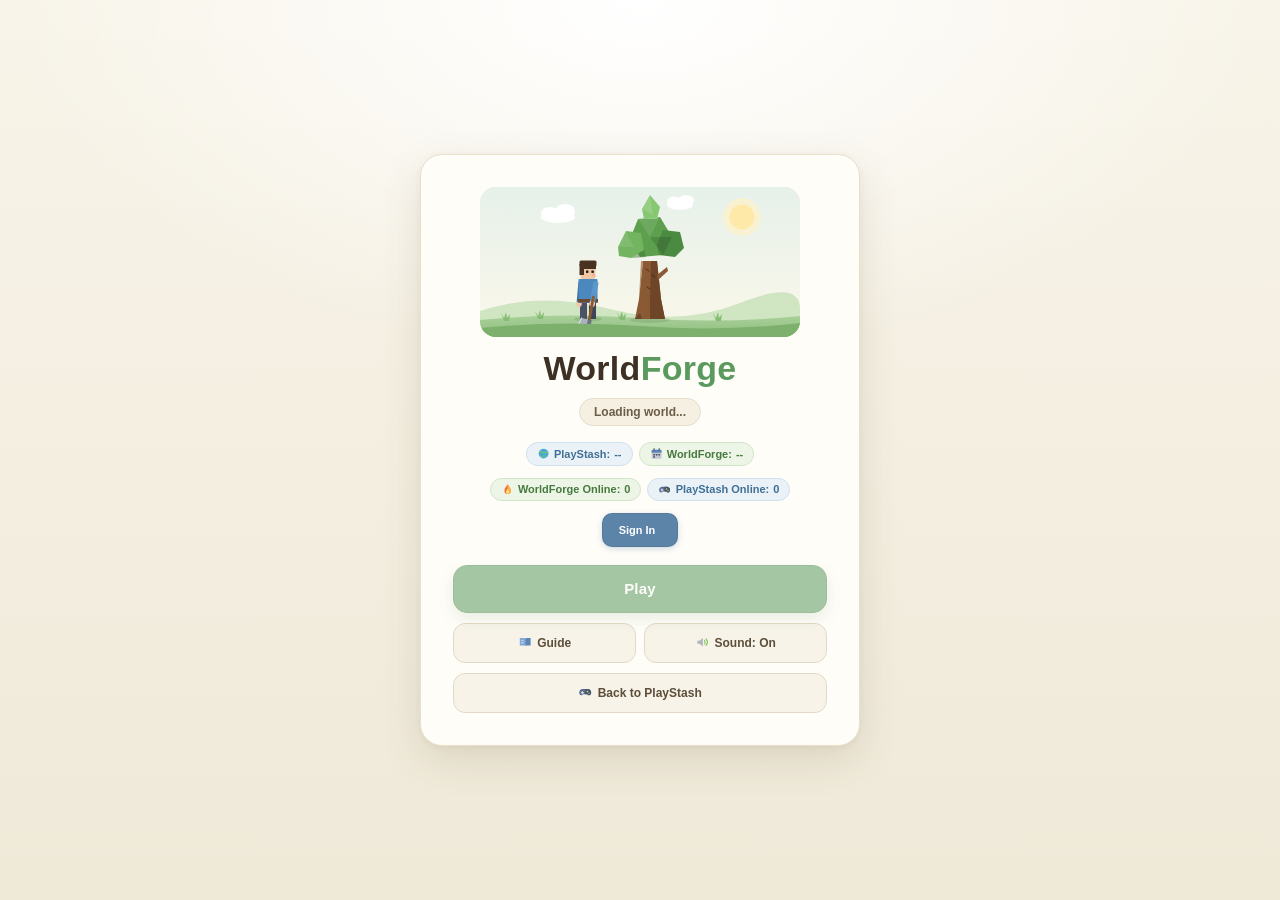
<file: game/worldforge/index.html>
<!DOCTYPE html>
<html lang="en">
<head>
  <meta charset="UTF-8" />
  <meta name="viewport" content="width=device-width, initial-scale=1.0, viewport-fit=cover" />

  <!-- Basic hardening: blocks plugin embeds and <base> tag injection. (Kept loose on purpose so Monetag ads still load.) -->
  <meta http-equiv="Content-Security-Policy" content="object-src 'none'; base-uri 'self'">

  <!-- Handshakes paid for up front: Babylon is a blocking script and Firebase is
       contacted as soon as the module graph finishes loading. -->
  <link rel="preconnect" href="https://cdn.babylonjs.com" />
  <link rel="dns-prefetch" href="https://cdn.babylonjs.com" />
  <link rel="preload" as="script" href="https://cdn.babylonjs.com/babylon.js" />
  <link rel="modulepreload" href="./js/index.js" />
  <link rel="modulepreload" href="./js/buildPreview.js" />
  <link rel="preconnect" href="https://www.gstatic.com" />
  <link rel="preconnect" href="https://playstash0-default-rtdb.asia-southeast1.firebasedatabase.app" />
  <link rel="preconnect" href="https://identitytoolkit.googleapis.com" />

  <script>
  // ---------------------------------------------------------------------------
  // LOCK-DOWN (deterrent only - it cannot stop a determined user, see notes)
  //  * silences console output           * blocks right-click / long-press menu
  //  * blocks copy / cut / paste / drag  * blocks F12, Ctrl+Shift+I/J/C/K, Ctrl+U (and Mac equivalents)
  // Owner debug switch: open the game with  ?debug=1  to get console output back.
  // ---------------------------------------------------------------------------
  (function () {
    var debug = false;
    try { debug = /[?&]debug=1(&|$)/.test(location.search) || localStorage.getItem('wf_debug') === '1'; } catch (e) {}
    if (debug) return;

    ['log', 'info', 'debug', 'warn', 'error', 'trace', 'table', 'dir', 'dirxml', 'group', 'groupCollapsed',
     'groupEnd', 'time', 'timeEnd', 'count', 'assert'].forEach(function (m) {
      try { console[m] = function () {}; } catch (e) {}
    });

    var stop = function (e) { e.preventDefault(); e.stopPropagation(); };
    ['contextmenu', 'copy', 'cut', 'paste', 'dragstart', 'selectstart'].forEach(function (t) {
      document.addEventListener(t, stop, true);
    });

    document.addEventListener('keydown', function (e) {
      var mod = e.ctrlKey || e.metaKey, c = e.code;
      var devKeys = c === 'KeyI' || c === 'KeyJ' || c === 'KeyC' || c === 'KeyK';
      if (e.key === 'F12' ||
          (mod && e.shiftKey && devKeys) ||
          (mod && e.altKey && (devKeys || c === 'KeyU')) ||
          (mod && !e.shiftKey && !e.altKey && c === 'KeyU')) stop(e);
    }, true);
  })();
  </script>
  <meta name="apple-mobile-web-app-capable" content="yes" />
  <meta name="mobile-web-app-capable" content="yes" />
  <meta name="apple-mobile-web-app-status-bar-style" content="black-translucent" />
  <meta name="theme-color" content="#090b0e" />

  <title>WorldForge - Free 3D Village Builder Browser Game</title>
  <meta name="description" content="WorldForge is a free 3D village builder that runs in your browser. Place huts, farms, wells and a lumbermill, staff it with villagers, and grow your world. No download, no account needed." />
  <meta name="robots" content="index, follow, max-image-preview:large" />
  <meta name="author" content="PlayStash" />
  <link rel="canonical" href="https://sortofdevofficial.github.io/PlayStash/game/worldforge/" />

  <meta property="og:type" content="website" />
  <meta property="og:site_name" content="PlayStash" />
  <meta property="og:locale" content="en_US" />
  <meta property="og:url" content="https://sortofdevofficial.github.io/PlayStash/game/worldforge/" />
  <meta property="og:title" content="WorldForge - Free 3D Village Builder Browser Game" />
  <meta property="og:description" content="Build a cosy low-poly village in your browser. Hire villagers, run a lumbermill, and watch your settlement grow. Free to play, no install." />

  <meta name="twitter:card" content="summary" />
  <meta name="twitter:title" content="WorldForge - Free 3D Village Builder Browser Game" />
  <meta name="twitter:description" content="Build a cosy low-poly village in your browser. Hire villagers, run a lumbermill, and watch your settlement grow." />

  <link rel="manifest" href="../../manifest.json" />
  <link rel="icon" type="image/png" href="./favicon.png" />
  <link rel="apple-touch-icon" href="./favicon.png" />
  <link rel="stylesheet" href="./css/base.css" />
  <link rel="stylesheet" href="./css/mainMenu.css" />
  <link rel="stylesheet" href="./css/hudBars.css" />
  <link rel="stylesheet" href="./css/topbar.css" />
  <link rel="stylesheet" href="./css/panels.css" />
  <link rel="stylesheet" href="./css/buildMenu.css" />
  <link rel="stylesheet" href="./css/responsive.css" />
  <style>
    .menu-join-dates { display: flex; gap: 6px; margin: 4px 0 8px; flex-wrap: wrap; justify-content: center; }
    .auth-container { position: relative; display: inline-flex; align-items: center; justify-content: center; gap: 8px; margin: 4px 0 12px; z-index: 10; }
    .auth-btn {
      position: relative; display: flex; align-items: center; gap: 6px;
      min-height: 34px; padding: 7px 16px; border-radius: 10px;
      font-weight: 700; font-size: 11px; color: #ffffff;
      border: 1px solid rgba(0, 0, 0, 0.08); cursor: pointer; outline: none;
      backdrop-filter: none; -webkit-backdrop-filter: none;
      transition: background 0.2s ease, transform 0.15s ease, box-shadow 0.2s ease;
    }
    .sign-in-btn { background: #5b84a8; box-shadow: 0 2px 6px rgba(91, 132, 168, 0.28); }
    .sign-in-btn:hover { background: #4d7699; transform: translateY(-1px); box-shadow: 0 5px 12px rgba(91, 132, 168, 0.32); }
    .sign-out-btn { background: #c9694f; box-shadow: 0 2px 6px rgba(201, 105, 79, 0.28); }
    .sign-out-btn:hover { background: #b85c43; transform: translateY(-1px); box-shadow: 0 5px 12px rgba(201, 105, 79, 0.32); }

    .smiley-emoji {
      display: inline-block; opacity: 0; max-width: 0; overflow: hidden; white-space: nowrap;
      transform: scale(0) rotate(-45deg);
      transition: opacity 0.3s ease, max-width 0.3s ease, transform 0.35s cubic-bezier(0.175, 0.885, 0.32, 1.275);
    }
    .sign-in-btn:hover .smiley-emoji { opacity: 1; max-width: 80px; transform: scale(1.1) rotate(0deg); animation: smileyBounce 0.6s infinite alternate ease-in-out 0.2s; }
    @keyframes smileyBounce {
      0% { transform: scale(1.1) translateY(0) rotate(0deg); }
      100% { transform: scale(1.2) translateY(-2px) rotate(10deg); }
    }

    .signout-tooltip {
      position: absolute; bottom: 125%; top: auto; left: 50%; right: auto; width: min(210px, 70vw);
      padding: 10px 12px; background: #fffdf8; border: 1px solid #e9d0c4; border-radius: 10px;
      box-shadow: 0 10px 25px rgba(98, 78, 44, 0.18); color: #5c4e3a; font-size: 11px; line-height: 1.4;
      pointer-events: none; opacity: 0; visibility: hidden;
      transform: translateX(-50%) translateY(8px) scale(0.95);
      transition: opacity 0.25s ease, transform 0.25s ease, visibility 0.25s ease;
      z-index: 9999; text-align: left;
    }
    .signout-tooltip::before {
      content: ""; position: absolute; bottom: -6px; top: auto; left: 50%; right: auto; width: 10px; height: 10px;
      background: #fffdf8; border-right: 1px solid #e9d0c4; border-bottom: 1px solid #e9d0c4;
      transform: translateX(-50%) rotate(45deg);
    }
    .sign-out-btn:hover .signout-tooltip { opacity: 1; visibility: visible; transform: translateX(-50%) translateY(0) scale(1); }
    .tooltip-title { font-weight: 700; color: #b5533c; margin-bottom: 3px; display: flex; align-items: center; gap: 4px; }

    .join-badge {
      font-size: clamp(10px, 2.8vw, 11px); font-weight: 700; padding: 4px 10px; border-radius: 20px;
      white-space: nowrap; display: inline-flex; align-items: center; gap: 4px;
    }
    #joinedPlayStashBadge, #psOnlineBadge { color: #3f6f95; background: #eaf2f8; border: 1px solid #cfe0ee; }
    #joinedWorldForgeBadge, #wfOnlineBadge { color: #467a3f; background: #edf5e6; border: 1px solid #d3e5c8; }

    /* Clip-hidden, not display:none - the heading and description below have to
       stay in the accessibility tree and the rendered DOM for crawlers. */
    .seo-only {
      position: absolute; width: 1px; height: 1px; margin: -1px; padding: 0;
      overflow: hidden; clip: rect(0 0 0 0); clip-path: inset(50%);
      white-space: nowrap; border: 0;
    }
  </style>

  <script>
  // ---------------------------------------------------------------------------
  // MONETAG ADS - WorldForge homepage (menu only, gentle)
  //  * ads load ONLY while the main menu is open - never in the middle of building
  //  * the menu must stay open a few seconds first, so a quick Play click is never hijacked
  //  * second tag waits 30s after the first, so nobody gets two ads at once
  //  * cooldown (shared with the PlayStash homepage): no ads again for COOLDOWN_MIN minutes
  //  * holds off while a Google sign-in is in progress, in background tabs, and for spectators
  // Add a zone = add one line. Bigger COOLDOWN_MIN / MENU_DWELL = calmer, smaller = more revenue.
  // ---------------------------------------------------------------------------
  (function () {
    var ZONES = [
      { zone: '11839981', gap: 0 }                                                         // In-Page Push
    ];
    var DEFAULT_SRC = 'https://nap5k.com/tag.min.js';
    var FIRST_DELAY = 4000;
    var MENU_DWELL = 3000;
    var COOLDOWN_MIN = 5;
    var MAX_WAIT = 20 * 60000;
    var KEY = 'ps_ads_last';

    var now = function () { return Date.now(); };
    try {
      var last = Number(localStorage.getItem(KEY) || 0);
      if (last && now() - last < COOLDOWN_MIN * 60000) return;
    } catch (e) {}

    var start = now(), menuSince = 0, lastInject = 0, next = 0, pausedUntil = 0;

    document.addEventListener('click', function (e) {
      var hit = e.target && e.target.closest ? e.target.closest('#signInBtn, #signOutBtn') : null;
      if (hit) pausedUntil = now() + 60000;
    }, true);

    function menuOpen() {
      var m = document.getElementById('mainMenu');
      return !!m && !m.classList.contains('hidden');
    }

    function inject(z) {
      try { localStorage.setItem(KEY, String(now())); } catch (e) {}
      var parent = [document.documentElement, document.body].filter(Boolean).pop();
      var s = document.createElement('script');
      s.dataset.zone = z.zone;
      s.src = z.src || DEFAULT_SRC;
      s.async = true;
      s.setAttribute('data-cfasync', 'false');
      parent.appendChild(s);
    }

    var timer = setInterval(function () {
      if (next >= ZONES.length || now() - start > MAX_WAIT) { clearInterval(timer); return; }
      var spectating = document.body && document.body.classList.contains('spectating');
      if (document.hidden || spectating || now() < pausedUntil || now() - start < FIRST_DELAY || !menuOpen()) {
        menuSince = 0;
        return;
      }
      if (!menuSince) menuSince = now();
      if (now() - menuSince < MENU_DWELL) return;
      var z = ZONES[next];
      if (lastInject && now() - lastInject < z.gap) return;
      inject(z);
      lastInject = now();
      next++;
    }, 1000);
  })();
  </script>

  <script type="application/ld+json">
  {
    "@context": "https://schema.org",
    "@graph": [
      {
        "@type": ["VideoGame", "WebApplication"],
        "@id": "https://sortofdevofficial.github.io/PlayStash/game/worldforge/#game",
        "name": "WorldForge",
        "alternateName": "WorldForge 3D Village Builder",
        "description": "WorldForge is a free low-poly 3D village builder that runs in the browser. Place huts, farms, wells, storage, watchtowers and a lumbermill, then assign your villagers to work them. Progress saves to the cloud and other players can visit the world you build.",
        "url": "https://sortofdevofficial.github.io/PlayStash/game/worldforge/",
        "genre": ["City Builder", "Simulation", "Sandbox", "Casual"],
        "gamePlatform": ["Web Browser", "HTML5"],
        "playMode": "SinglePlayer",
        "applicationCategory": "Game",
        "operatingSystem": "Any",
        "browserRequirements": "Requires a WebGL-capable browser",
        "inLanguage": "en",
        "offers": {
          "@type": "Offer",
          "price": "0",
          "priceCurrency": "USD",
          "availability": "https://schema.org/Online"
        },
        "publisher": { "@id": "https://sortofdevofficial.github.io/PlayStash/#website" },
        "isPartOf": { "@id": "https://sortofdevofficial.github.io/PlayStash/#website" }
      },
      {
        "@type": "BreadcrumbList",
        "@id": "https://sortofdevofficial.github.io/PlayStash/game/worldforge/#breadcrumb",
        "itemListElement": [
          {
            "@type": "ListItem",
            "position": 1,
            "name": "PlayStash",
            "item": "https://sortofdevofficial.github.io/PlayStash/"
          },
          {
            "@type": "ListItem",
            "position": 2,
            "name": "WorldForge",
            "item": "https://sortofdevofficial.github.io/PlayStash/game/worldforge/"
          }
        ]
      }
    ]
  }
  </script>
</head>
<body>
  <h1 class="seo-only">WorldForge - free 3D village builder browser game</h1>

  <section class="seo-only" aria-label="About WorldForge">
    <h2>What is WorldForge?</h2>
    <p>WorldForge is a cosy low-poly village builder that runs entirely in your web browser. There is nothing
      to download and no account required - you land on an empty meadow, place a campfire, and villagers start
      wandering in to help you build.</p>
    <h2>How to play WorldForge</h2>
    <p>Pan the camera with WASD, rotate it with the right mouse button, and zoom with the mouse wheel. Open the
      build menu to place buildings, press R to rotate a building before you drop it, and press Escape to cancel.</p>
    <p>Your villagers chop trees for wood and quarry boulders for stone, so keep them fed and watered with a farm
      and a well, and build a lumbermill to turn out timber steadily.</p>
    <h2>Buildings</h2>
    <ul>
      <li>Campfire - the heart of the settlement; it attracts new villagers to your world.</li>
      <li>Hut - raises your population cap so more villagers can live and work.</li>
      <li>Farm - grows wheat into food for your villagers.</li>
      <li>Well - draws the water your villagers need to stay happy.</li>
      <li>Storage - raises the maximum stockpile for every resource.</li>
      <li>Market - trades food and water for wood and stone.</li>
      <li>Watchtower - a stationed villager speeds up everyone working nearby.</li>
      <li>Lumbermill - a working saw pit. Assign up to four villagers to it: the more staff the mill has, the
        faster it cuts, and the faster its woodlot regrows. Once you own a lumbermill, new trees grow inside its
        woodlot instead of scattered across the wilderness.</li>
    </ul>
    <h2>Saves and visiting</h2>
    <p>Sign in to sync your world to the cloud, keep several worlds side by side, and browse the worlds other
      players have published so you can walk through them.</p>
    <p>WorldForge is part of PlayStash, a hub of free browser games.</p>
  </section>

  <div id="mainMenu">
    <div id="menuEmbers"></div>
    <div id="menuCard">
      <div id="menuIcon" role="img" aria-label="A villager chopping down a tree">
<svg viewBox="0 0 320 150" xmlns="http://www.w3.org/2000/svg" aria-hidden="true" focusable="false">
<defs>
<linearGradient id="wfSky" x1="0" y1="0" x2="0" y2="1"><stop offset="0" stop-color="#e6f1ea"/><stop offset="1" stop-color="#fbf7ea"/></linearGradient>
<linearGradient id="wfGround" x1="0" y1="0" x2="0" y2="1"><stop offset="0" stop-color="#a9d09a"/><stop offset="1" stop-color="#8dbd7d"/></linearGradient>
</defs>
<rect width="320" height="150" fill="url(#wfSky)"/>
<circle cx="262" cy="30" r="19" fill="#fff3c9" opacity=".7"/>
<circle cx="262" cy="30" r="12.5" fill="#ffe9a8"/>
<g transform="translate(78 30)"><g class="wf-cloud"><ellipse cx="0" cy="0" rx="17" ry="6" fill="#fff"/><ellipse cx="-8" cy="-4" rx="9" ry="6" fill="#fff"/><ellipse cx="7" cy="-6" rx="10" ry="7" fill="#fff"/></g></g>
<g transform="translate(200 18)"><g class="wf-cloud" style="animation-duration:34s;animation-delay:-11s"><ellipse cx="0" cy="0" rx="13" ry="5" fill="#fff" opacity=".9"/><ellipse cx="-6" cy="-3.5" rx="7" ry="5" fill="#fff" opacity=".9"/><ellipse cx="6" cy="-4.5" rx="8" ry="5.5" fill="#fff" opacity=".9"/></g></g>
<path d="M0 124Q60 104 130 122T260 116 320 122V140H0Z" fill="#c3dfb5" opacity=".75"/>
<path d="M0 133Q80 125 160 131T320 129V150H0Z" fill="url(#wfGround)"/>
<g transform="translate(58 132)"><path class="wf-grass" style="animation-delay:-0.6s" d="M0 0L-3-8L0-3L2-9L3-3L6-7L5 0Z" fill="#86bd74"/></g><g transform="translate(140 133)"><path class="wf-grass" style="animation-delay:-1.9s" d="M0 0L-3-8L0-3L2-9L3-3L6-7L5 0Z" fill="#86bd74"/></g><g transform="translate(236 134)"><path class="wf-grass" style="animation-delay:-2.8s" d="M0 0L-3-8L0-3L2-9L3-3L6-7L5 0Z" fill="#86bd74"/></g><g transform="translate(24 134)"><path class="wf-grass" style="animation-delay:-1.2s" d="M0 0L-3-8L0-3L2-9L3-3L6-7L5 0Z" fill="#86bd74"/></g>
<ellipse cx="108" cy="132" rx="14" ry="2.6" fill="#3f5a34" opacity=".16"/>
<ellipse cx="170" cy="133" rx="20" ry="3" fill="#3f5a34" opacity=".16"/>
<path d="M159 112H181L185 132H155Z" fill="#8a5a34"/>
<path d="M170 112H181L185 132H170Z" fill="#6f4527"/>
<path d="M155 132 160 126 162 132Z M185 132 180 126 178 132Z" fill="#6f4527"/>
<g class="wf-cut" opacity="0"><ellipse cx="170" cy="112" rx="11" ry="3.2" fill="#d8a86a"/>
<ellipse cx="170" cy="112" rx="6.5" ry="1.9" fill="none" stroke="#b98a52" stroke-width=".8"/></g>
<g transform="translate(170 112)"><g class="wf-tree">
<path d="M-11 0H11L7-38H-7Z" fill="#8a5a34"/>
<path d="M0 0H11L7-38H1Z" fill="#6f4527"/>
<path d="M-11 0-9-38H-7L-11 0Z" fill="#9c6a42" opacity=".7"/>
<path d="M-3-12 0-10M2-24 5-22M-4-30 -1-28" stroke="#4a2c16" stroke-width="1" stroke-linecap="round"/>
<path d="M7-24 17-32 18-28 8-19Z" fill="#8a5a34"/>
<g transform="translate(-10 -4)"><g class="wf-notch" transform="scale(0 1)"><path d="M0-6 8-1 0 5Z" fill="#3a2313"/><path d="M0-4 4.5-1 0 3Z" fill="#d8a86a"/></g></g>
<g transform="translate(0 -38)"><g class="wf-foliage">
<path d="M-20-22-12-42 10-44 22-24 13-6-10-4Z" fill="#5c9f4d"/>
<path d="M-32-14-24-30-9-28-6-11-19-3-31-5Z" fill="#72b45f"/>
<path d="M7-16 13-31 30-29 34-13 25-4 9-6Z" fill="#4b8a41"/>
<path d="M-8-52 0-66 10-54 7-42-6-42Z" fill="#86c771"/>
<path d="M-12-42 10-44 0-24Z" fill="#fff" opacity=".1"/>
<path d="M22-24 13-6 0-24Z" fill="#000" opacity=".13"/>
<path d="M-32-14-24-30-16-14Z" fill="#fff" opacity=".1"/>
<path d="M-8-52 0-66 3-46Z" fill="#fff" opacity=".13"/>
<path d="M-19-3-6-11-4-4Z" fill="#3f7a37" opacity=".5"/>
</g></g>
</g></g>
<g class="wf-npc">
<rect x="100" y="116" width="7" height="16" fill="#4b5266"/>
<rect x="109" y="116" width="7" height="16" fill="#3f4558"/>
<g transform="translate(101 95)"><g class="wf-armL" transform="rotate(5)"><rect x="-2.6" y="0" width="5.2" height="21" fill="#3a72a3"/><circle cx="0" cy="22.2" r="2.8" fill="#f0c8a8"/></g></g>
<rect x="98.5" y="92" width="19" height="24" rx="1" fill="#4a88be"/>
<rect x="98" y="112" width="20" height="3.5" fill="#6b4a2e"/>
<rect x="100.5" y="77" width="15" height="15" rx="2" fill="#f0c8a8"/>
<rect x="99.5" y="73.5" width="17" height="6" rx="1.5" fill="#4a3222"/>
<rect x="99.5" y="77" width="4.5" height="11" fill="#4a3222"/>
<rect x="100" y="79" width="16" height="3" fill="#4a3222"/>
<rect x="106" y="83.5" width="2.4" height="2.4" fill="#1a1a1a"/>
<rect x="111.4" y="83.5" width="2.4" height="2.4" fill="#1a1a1a"/>
<circle cx="113.6" cy="88" r="1.5" fill="#ff8a80" opacity=".5"/>
<g transform="translate(116 95)"><g class="wf-arm" transform="rotate(10)">
<rect x="-2.6" y="0" width="5.2" height="21" fill="#5a97cb"/>
<circle cx="0" cy="22.2" r="3" fill="#f0c8a8"/>
<rect x="-1.4" y="14" width="2.8" height="31" rx="1" fill="#8a5a34"/>
<path d="M-1.4 38-8 38-11 49-1.4 46Z" fill="#aab2bb"/>
<path d="M-8 38-11 49" stroke="#e5e7eb" stroke-width="1" stroke-linecap="round"/>
<rect x="-1.4" y="38.5" width="3.8" height="7.5" fill="#6b7280"/>
</g></g>
</g>
<g transform="translate(160 108)"><rect class="wf-chip0a" x="-1.6" y="-1" width="3.2" height="2" rx=".5" fill="#d9a86c" opacity="0"/><rect class="wf-chip0b" x="-1.6" y="-1" width="3.2" height="2" rx=".5" fill="#d9a86c" opacity="0"/><rect class="wf-chip1a" x="-1.6" y="-1" width="3.2" height="2" rx=".5" fill="#d9a86c" opacity="0"/><rect class="wf-chip1b" x="-1.6" y="-1" width="3.2" height="2" rx=".5" fill="#d9a86c" opacity="0"/><rect class="wf-chip2a" x="-1.6" y="-1" width="3.2" height="2" rx=".5" fill="#d9a86c" opacity="0"/><rect class="wf-chip2b" x="-1.6" y="-1" width="3.2" height="2" rx=".5" fill="#d9a86c" opacity="0"/><rect class="wf-chip3a" x="-1.6" y="-1" width="3.2" height="2" rx=".5" fill="#d9a86c" opacity="0"/><rect class="wf-chip3b" x="-1.6" y="-1" width="3.2" height="2" rx=".5" fill="#d9a86c" opacity="0"/><rect class="wf-chip4a" x="-1.6" y="-1" width="3.2" height="2" rx=".5" fill="#d9a86c" opacity="0"/><rect class="wf-chip4b" x="-1.6" y="-1" width="3.2" height="2" rx=".5" fill="#d9a86c" opacity="0"/></g>
<g transform="translate(170 56)"><path class="wf-fl0" d="M0 0Q3-3.4 7 0Q3 3.4 0 0Z" fill="#86c771" opacity="0"/></g><g transform="translate(158 64)"><path class="wf-fl1" d="M0 0Q3-3.4 7 0Q3 3.4 0 0Z" fill="#5c9f4d" opacity="0"/></g><g transform="translate(184 62)"><path class="wf-fl2" d="M0 0Q3-3.4 7 0Q3 3.4 0 0Z" fill="#86c771" opacity="0"/></g><g transform="translate(176 46)"><path class="wf-fl3" d="M0 0Q3-3.4 7 0Q3 3.4 0 0Z" fill="#72b45f" opacity="0"/></g><g transform="translate(166 72)"><path class="wf-fl4" d="M0 0Q3-3.4 7 0Q3 3.4 0 0Z" fill="#5c9f4d" opacity="0"/></g><g transform="translate(160 70)"><path class="wf-al0" d="M0 0Q3-3.4 7 0Q3 3.4 0 0Z" fill="#86c771" opacity="0"/></g><g transform="translate(184 74)"><path class="wf-al1" d="M0 0Q3-3.4 7 0Q3 3.4 0 0Z" fill="#5c9f4d" opacity="0"/></g><g transform="translate(172 58)"><path class="wf-al2" d="M0 0Q3-3.4 7 0Q3 3.4 0 0Z" fill="#72b45f" opacity="0"/></g>
<ellipse class="wf-dustA" cx="252" cy="130" rx="11" ry="5" fill="#d9cdb2" opacity="0"/>
<ellipse class="wf-dustB" cx="176" cy="131" rx="9" ry="4" fill="#d9cdb2" opacity="0"/>
<path d="M0 141Q80 133 160 139T320 136V150H0Z" fill="#7db06d"/>
</svg>
      </div>
      <div id="menuTitle">World<span>Forge</span></div>
      <div id="menuStatus">Loading world...</div>

      <!-- Join dates displayed only on Homepage -->
      <div class="menu-join-dates">
        <span id="joinedPlayStashBadge" class="join-badge"><svg class="ic" aria-hidden="true"><use href="#ic-globe"></use></svg>PlayStash: <span id="joinedPlayStashText">--</span></span>
        <span id="joinedWorldForgeBadge" class="join-badge"><svg class="ic" aria-hidden="true"><use href="#ic-calendar"></use></svg>WorldForge: <span id="joinedWorldForgeText">--</span></span>
      </div>

      <!-- Live Player Counts -->
      <div class="menu-join-dates">
        <span id="wfOnlineBadge" class="join-badge"><svg class="ic" aria-hidden="true"><use href="#ic-flame"></use></svg>WorldForge Online: <span id="wfOnlineCountText">0</span></span>
        <span id="psOnlineBadge" class="join-badge"><svg class="ic" aria-hidden="true"><use href="#ic-gamepad"></use></svg>PlayStash Online: <span id="psOnlineCountText">0</span></span>
      </div>

      <!-- Auth Sign In / Sign Out displayed only on Homepage -->
      <div id="authBtnContainer" class="auth-container">
        <button id="signInBtn" class="auth-btn sign-in-btn">
          <span>Sign In</span>
          <span class="smiley-emoji">HALO</span>
        </button>
        <button id="signOutBtn" class="auth-btn sign-out-btn" style="display: none;">
          <span>Sign Out</span>
          <div class="signout-tooltip">
            <div class="tooltip-title">Why?</div>
            <div>Saves your progress to the cloud and lets you switch accounts safely.</div>
          </div>
        </button>
      </div>

      <button id="menuPlayBtn" disabled>Play</button>

      <div class="menu-btn-row">
        <button id="menuGuideBtn" class="menu-sec-btn" type="button"><svg class="ic" aria-hidden="true"><use href="#ic-book"></use></svg>Guide</button>
        <button id="menuAudioBtn" class="menu-sec-btn" type="button"><svg class="ic" aria-hidden="true"><use href="#ic-sound"></use></svg>Sound: On</button>
      </div>

      <!-- Back to PlayStash Button -->
      <div class="menu-btn-row">
        <button id="menuPlayStashBtn" class="menu-sec-btn" type="button" data-href="../../"><svg class="ic" aria-hidden="true"><use href="#ic-gamepad"></use></svg>Back to PlayStash</button>
      </div>

    </div>
  </div>

  <div id="guideModal" class="game-modal hidden">
    <div class="game-modal-card">
      <h2>
        <span><svg class="ic" aria-hidden="true"><use href="#ic-book"></use></svg>How to Play WorldForge</span>
        <button id="closeGuideBtn" class="close-btn" title="Close">✕</button>
      </h2>
      <div class="guide-body">
        <div class="guide-sec">
          <b class="guide-h cam"><svg class="ic" aria-hidden="true"><use href="#ic-gamepad"></use></svg>Camera & Controls:</b>
          <div class="guide-list">
            • <b>WASD</b>: Pan camera across the world.<br/>
            • <b>Right Mouse Button + Drag</b>: Rotate and tilt camera angle.<br/>
            • <b>Mouse Wheel / Q & E</b>: Adjust zoom and camera height.<br/>
            • <b>1-8 Keys</b>: Pick a building from the build menu.<br/>
            • <b>R Key</b>: Rotate building ghost before placing.<br/>
            • <b>Right-Click / Esc</b>: Cancel active building placement.
          </div>
        </div>
        <div class="guide-sec">
          <b class="guide-h gather"><svg class="ic" aria-hidden="true"><use href="#ic-axe"></use></svg>Gathering Resources:</b>
          <div class="guide-list">
            • Your villagers walk out to <b>Trees</b> and chop them for <svg class="ic" aria-hidden="true"><use href="#ic-wood"></use></svg>Wood.<br/>
            • Others quarry <b>Boulders</b> for <svg class="ic" aria-hidden="true"><use href="#ic-stone"></use></svg>Stone.<br/>
            • A <b>Lumbermill</b> cuts timber from its own fenced woodlot - click it to assign workers.<br/>
            • Keep a route open to a node, or nobody can reach it.<br/>
            • Trade at the <b>Market</b> when the wild runs down.
          </div>
        </div>
        <div class="guide-sec">
          <b class="guide-h build"><svg class="ic" aria-hidden="true"><use href="#ic-pop"></use></svg>Building Your World:</b>
          <div class="guide-list">
            • <b>Campfire</b>: The heart of your settlement. Attracts NPCs to join.<br/>
            • <b>Hut</b>: Expands world population capacity (+2 NPCs each).<br/>
            • <b>Farm</b>: Produces <svg class="ic" aria-hidden="true"><use href="#ic-food"></use></svg>Food so your NPCs don't starve.<br/>
            • <b>Well</b>: Provides fresh <svg class="ic" aria-hidden="true"><use href="#ic-water"></use></svg>Water.<br/>
            • <b>Storage</b>: Increases max resource stockpiles (+150 cap).<br/>
            • <b>Lumbermill</b>: Grows and chops timber. Click it after placing to assign up to 4 workers - the bigger the crew, the faster the wood. Once you own one, new trees grow in its woodlot instead of the wild.<br/>
            • <b>Watchtower</b>: NPCs climb up to scout, boosting nearby work speed!
          </div>
        </div>
        <div class="guide-sec">
          <b class="guide-h npc"><svg class="ic" aria-hidden="true"><use href="#ic-villager"></use></svg>NPCs & Management:</b>
          <div class="guide-list">
            • Press the <svg class="ic" aria-hidden="true"><use href="#ic-folk"></use></svg> button to open the NPC panel and see everyone's mood.<br/>
            • Each NPC shows their hunger, happiness, and current thought about the world.<br/>
            • Press the <svg class="ic" aria-hidden="true"><use href="#ic-camera"></use></svg> camera icon on any NPC to follow them as they work and explore!
          </div>
        </div>
      </div>
    </div>
  </div>

  <canvas id="renderCanvas" role="img" aria-label="WorldForge game view: a 3D low-poly village you build and explore">
    WorldForge needs WebGL and could not start. Please open it in a recent version of Chrome, Edge, Firefox or Safari.
  </canvas>

  <script>
    (function spawnEmbers() {
      const container = document.getElementById("menuEmbers");
      if (!container) return;
      const count = 22;
      for (let i = 0; i < count; i++) {
        const ember = document.createElement("div");
        ember.className = "ember";
        const left = Math.random() * 100;
        const duration = 6 + Math.random() * 6;
        const delay = Math.random() * 8;
        const drift = (Math.random() - 0.5) * 80;
        ember.style.left = left + "vw";
        ember.style.animationDuration = duration + "s";
        ember.style.animationDelay = delay + "s";
        ember.style.setProperty("--drift", drift + "px");
        container.appendChild(ember);
      }
    })();
  </script>

    <!-- ICON SPRITE - canonical copy. This exact block is duplicated in
       index.html and game/worldforge/index.html, because <use href="#id"> only
       resolves inside its own document and the game must still paint its HUD
       with no network. Keep the two byte-identical.
       Width/height 0 (not display:none) keeps the symbols referenceable. -->
  <svg id="iconSprite" aria-hidden="true" focusable="false"
       style="position:absolute; width:0; height:0; overflow:hidden;">
    <defs>
      <symbol id="ic-wood" viewBox="0 0 24 24">
        <path d="M8 4.6h5.6a5.4 7.4 0 0 1 0 14.8H8z" fill="#7c4f28"/>
        <path d="M8 4.6h2.1a5.4 7.4 0 0 1 0 14.8H8z" fill="#8f5d31" opacity=".55"/>
        <ellipse cx="8" cy="12" rx="4" ry="7.4" fill="#c98a4b"/>
        <ellipse cx="8" cy="12" rx="2.3" ry="4.3" fill="#e2b280"/>
        <ellipse cx="8" cy="12" rx=".9" ry="1.7" fill="#a9713a"/>
      </symbol>
      <symbol id="ic-stone" viewBox="0 0 24 24">
        <path d="M3.4 16.8 7.6 8.2l6.6-2.6 6.4 4.7-1.7 6.9-8 2z" fill="#8b9099"/>
        <path d="M7.6 8.2l6.6-2.6 6.4 4.7-5.6 1.4z" fill="#c2c8d0"/>
        <path d="M15 11.7 19.7 7 20.6 13l-5.7 5.6z" fill="#6e747d"/>
      </symbol>
      <symbol id="ic-food" viewBox="0 0 24 24">
        <path d="M12 22V6.6" stroke="#9c7526" stroke-width="1.7" stroke-linecap="round" fill="none"/>
        <g fill="#e8b93c">
          <ellipse cx="12" cy="4.2" rx="1.8" ry="3"/>
          <ellipse cx="8.5" cy="9" rx="1.6" ry="2.7" transform="rotate(-34 8.5 9)"/>
          <ellipse cx="15.5" cy="9" rx="1.6" ry="2.7" transform="rotate(34 15.5 9)"/>
          <ellipse cx="8.5" cy="13.6" rx="1.6" ry="2.7" transform="rotate(-34 8.5 13.6)"/>
          <ellipse cx="15.5" cy="13.6" rx="1.6" ry="2.7" transform="rotate(34 15.5 13.6)"/>
        </g>
      </symbol>
      <symbol id="ic-water" viewBox="0 0 24 24">
        <path d="M12 2.6c3.7 4 6.1 6.9 6.1 10.1A6.1 6.1 0 0 1 5.9 12.7C5.9 9.5 8.3 6.6 12 2.6z" fill="#4fb3e0"/>
        <path d="M8.9 13.6a3.2 3.2 0 0 0 2.5 3.1" stroke="#cbeeff" stroke-width="1.5" stroke-linecap="round" fill="none"/>
      </symbol>
      <symbol id="ic-cap" viewBox="0 0 24 24">
        <rect x="3.4" y="5.6" width="17.2" height="14.2" rx="2.2" fill="#b07a3f"/>
        <path d="M3.4 10.1h17.2M12 5.6v14.2" stroke="#7c4f22" stroke-width="1.7"/>
        <path d="M5.6 5.6h12.8v2.2H5.6z" fill="#d29a58"/>
      </symbol>
      <symbol id="ic-pop" viewBox="0 0 24 24">
        <path d="M12 2.8 2.9 11.4h2.4v9.4h13.4v-9.4h2.4z" fill="#d99a52"/>
        <path d="M12 2.8 6.6 8.5h10.8z" fill="#f0b978"/>
        <rect x="10" y="13.6" width="4" height="7.2" rx="1.2" fill="#7c4f22"/>
      </symbol>
      <symbol id="ic-villager" viewBox="0 0 24 24">
        <path d="M12 3.2a3.7 3.7 0 1 1-.1 7.4 3.7 3.7 0 0 1 .1-7.4z" fill="#f0c9a3"/>
        <path d="M12 3.2 15.7 7 12 10.6 8.3 7z" fill="#e0b189"/>
        <path d="M4.8 20.6v-3a4.6 4.6 0 0 1 4.6-4.6h5.2a4.6 4.6 0 0 1 4.6 4.6v3z" fill="#5aa9e6"/>
        <path d="M12 13h2.6a4.6 4.6 0 0 1 4.6 4.6v3H12z" fill="#3d84bd"/>
      </symbol>
      <symbol id="ic-folk" viewBox="0 0 24 24">
        <path d="M15.4 6.2a3 3 0 1 1-.1 6 3 3 0 0 1 .1-6z" fill="#e0b189"/>
        <path d="M11.6 20.4v-2.8a3.8 3.8 0 0 1 3.8-3.8h3.6a3.8 3.8 0 0 1 3.8 3.8v2.8z" fill="#3d84bd"/>
        <path d="M8.6 3.6a3.6 3.6 0 1 1-.1 7.2 3.6 3.6 0 0 1 .1-7.2z" fill="#f0c9a3"/>
        <path d="M8.6 3.6 12.2 7.2 8.6 10.8 5 7.2z" fill="#e0b189"/>
        <path d="M1.6 20.4v-3.2a4.4 4.4 0 0 1 4.4-4.4h5a4.4 4.4 0 0 1 4.4 4.4v3.2z" fill="#5aa9e6"/>
      </symbol>
      <symbol id="ic-builds" viewBox="0 0 24 24">
        <path d="M3 4.4h8.6v5H3z" fill="#d98a5c"/>
        <path d="M12.4 4.4H21v5h-8.6z" fill="#a9613c"/>
        <path d="M7.4 10.4h9.2v5H7.4z" fill="#c4744a"/>
        <path d="M3 16h8.6v5H3z" fill="#a9613c"/>
        <path d="M12.4 16H21v5h-8.6z" fill="#d98a5c"/>
      </symbol>
      <symbol id="ic-trash" viewBox="0 0 24 24">
        <path d="M6.2 7.6h11.6l-1 12.6a1.6 1.6 0 0 1-1.6 1.4H8.8a1.6 1.6 0 0 1-1.6-1.4z" fill="#e07263"/>
        <path d="M12 7.6h5.8l-1 12.6a1.6 1.6 0 0 1-1.6 1.4H12z" fill="#bd5648"/>
        <path d="M4.2 5h15.6v2.6H4.2z" fill="#8b9099"/>
        <path d="M9.4 2.2h5.2v2.2H9.4z" fill="#6e747d"/>
        <path d="M10.2 10.4h1.4v8h-1.4zM13.4 10.4h1.4v8h-1.4z" fill="#7d362c" opacity=".55"/>
      </symbol>
      <symbol id="ic-sun" viewBox="0 0 24 24">
        <circle cx="12" cy="12" r="4.9" fill="#ffd257"/>
        <path d="M12 7.1 16.9 12 12 16.9 7.1 12z" fill="#f0a93b"/>
        <g stroke="#ffd257" stroke-width="1.9" stroke-linecap="round">
          <path d="M12 1.8v2.6M12 19.6v2.6M1.8 12h2.6M19.6 12h2.6M4.8 4.8l1.9 1.9M17.3 17.3l1.9 1.9M19.2 4.8l-1.9 1.9M6.7 17.3l-1.9 1.9"/>
        </g>
      </symbol>
      <symbol id="ic-moon" viewBox="0 0 24 24">
        <g transform="translate(-0.6 -2.5)">
          <path d="M20.4 14.8C13.6 18 8.4 13.6 8 7.6 5.6 9.8 4.2 12.8 5 16a8.4 8.4 0 0 0 15.4-1.2z" fill="#f5d76e"/>
          <path d="M8 7.6c.4 6 5.6 10.4 12.4 7.2a8.5 8.5 0 0 1-8 4.6c.8-4.4-1.6-8.4-4.4-11.8z" fill="#e0b94a"/>
        </g>
      </symbol>
      <symbol id="ic-globe" viewBox="0 0 24 24">
        <circle cx="12" cy="12" r="9" fill="#4fb3e0"/>
        <path d="M12 3 21 12 12 21 3 12z" fill="#3d94bf" opacity=".45"/>
        <path d="M4.4 9.4c2-1.4 4-.6 5.6.6 1.4 1 2.8 1.4 4.2.4 1.4-1 3.2-1.4 4.8-.2" stroke="#7fc85e" stroke-width="2.1" fill="none" stroke-linecap="round"/>
        <path d="M6.2 17.2c1.8.6 3.4-.2 5-1 1.4-.7 3-.4 4.2.8" stroke="#7fc85e" stroke-width="1.8" fill="none" stroke-linecap="round"/>
      </symbol>
      <symbol id="ic-flame" viewBox="0 0 24 24">
        <path d="M12 2.2C9.4 7 6.2 9.2 6.2 14a5.8 5.8 0 0 0 11.6 0c0-4.8-3.2-7-5.8-11.8z" fill="#f2703a"/>
        <path d="M12 2.2c2.6 4.8 5.8 7 5.8 11.8A5.8 5.8 0 0 1 12 19.8z" fill="#ffb03a"/>
        <path d="M12 10.6c-1.4 2.6-3 3.6-3 5.8a3 3 0 0 0 6 0c0-2.2-1.6-3.2-3-5.8z" fill="#ffe07a"/>
      </symbol>
      <symbol id="ic-gamepad" viewBox="0 0 24 24">
        <path d="M7.6 6.8h8.8c3.1 0 5.6 2.7 5.6 5.8 0 2.7-1.5 4.6-3.4 4.6-1.5 0-2.3-1.1-3.4-1.8H8.8c-1.1.7-1.9 1.8-3.4 1.8-1.9 0-3.4-1.9-3.4-4.6 0-3.1 2.5-5.8 5.6-5.8z" fill="#5b6b8c"/>
        <path d="M12 6.8h4.4c3.1 0 5.6 2.7 5.6 5.8 0 2.7-1.5 4.6-3.4 4.6-1.5 0-2.3-1.1-3.4-1.8H12z" fill="#48556f"/>
        <path d="M6.4 10.2h1.6v1.8H10v1.6H8v1.8H6.4v-1.8H4.6V12h1.8z" fill="#dfe7f5"/>
        <circle cx="15.6" cy="11" r="1.3" fill="#ffd257"/>
        <circle cx="18.2" cy="13.6" r="1.3" fill="#7fc85e"/>
      </symbol>
      <symbol id="ic-book" viewBox="0 0 24 24">
        <path d="M3 5.2h7.4c1 0 1.6.7 1.6 1.6v12.4c0-.9-.6-1.6-1.6-1.6H3z" fill="#7fa8d8"/>
        <path d="M21 5.2h-7.4c-1 0-1.6.7-1.6 1.6v12.4c0-.9.6-1.6 1.6-1.6H21z" fill="#5b86b8"/>
        <path d="M5 8.6h4.6v1.6H5zM5 12h4.6v1.6H5z" fill="#e8f1fb" opacity=".7"/>
      </symbol>
      <symbol id="ic-sound" viewBox="0 0 24 24">
        <path d="M4 9.4h3.6L13 5v14l-5.4-4.4H4z" fill="#c2c8d0"/>
        <path d="M4 9.4h3.6L13 5v14l-5.4-4.4H4z" fill="#8b9099" opacity=".35"/>
        <path d="M15.8 9a4.6 4.6 0 0 1 0 6M18.4 6.6a8.2 8.2 0 0 1 0 10.8" stroke="#7fc85e" stroke-width="1.9" fill="none" stroke-linecap="round"/>
      </symbol>
      <symbol id="ic-mute" viewBox="0 0 24 24">
        <path d="M4 9.4h3.6L13 5v14l-5.4-4.4H4z" fill="#c2c8d0"/>
        <path d="M16 9.6l4.6 4.8M20.6 9.6 16 14.4" stroke="#e07263" stroke-width="2.1" stroke-linecap="round"/>
      </symbol>
      <symbol id="ic-calendar" viewBox="0 0 24 24">
        <rect x="3" y="5" width="18" height="16.4" rx="2" fill="#c2c8d0"/>
        <path d="M3 7a2 2 0 0 1 2-2h14a2 2 0 0 1 2 2v3.4H3z" fill="#5b86b8"/>
        <path d="M7.4 2.6v3.4M16.6 2.6v3.4" stroke="#48556f" stroke-width="1.9" stroke-linecap="round"/>
        <g fill="#3f4a63">
          <rect x="6" y="12.6" width="3" height="2.8" rx=".6"/><rect x="10.6" y="12.6" width="3" height="2.8" rx=".6"/><rect x="15.2" y="12.6" width="3" height="2.8" rx=".6"/><rect x="6" y="16.8" width="3" height="2.8" rx=".6"/>
        </g>
      </symbol>
      <symbol id="ic-axe" viewBox="0 0 24 24">
        <g transform="translate(-1 -3)">
          <path d="M5 20.8 13.6 12.2l2.4 2.4L7.4 23.2a1.7 1.7 0 0 1-2.4-2.4z" fill="#a9713a"/>
          <path d="M12.4 9.6 16 6a4.6 4.6 0 0 1 5 5l-3.6 3.6z" fill="#8b9099"/>
          <path d="M16 6a4.6 4.6 0 0 1 5 5l-2.4 2.4-5-5z" fill="#c2c8d0"/>
        </g>
      </symbol>
      <symbol id="ic-camera" viewBox="0 0 24 24">
        <rect x="2.6" y="7.4" width="13.6" height="11.6" rx="2" fill="#5b6b8c"/>
        <path d="M16.2 11.2 21 8.2v9.4l-4.8-3z" fill="#48556f"/>
        <circle cx="8.6" cy="13.2" r="3.2" fill="#cbeeff"/>
        <circle cx="8.6" cy="13.2" r="1.4" fill="#4fb3e0"/>
        <path d="M12.6 7.4h3.6l1.6 2.2h-5.2z" fill="#8f9db8"/>
      </symbol>
      <symbol id="ic-eye" viewBox="0 0 24 24">
        <path d="M2.4 12C2.4 12 6 5.8 12 5.8S21.6 12 21.6 12 18 18.2 12 18.2 2.4 12 2.4 12z" fill="#cbeeff"/>
        <circle cx="12" cy="12" r="3.4" fill="#4fb3e0"/>
        <circle cx="12" cy="12" r="1.4" fill="#1f3a52"/>
      </symbol>
      <symbol id="ic-up" viewBox="0 0 24 24">
        <path d="M12 3 21.4 15.4H2.6z" fill="#c2c8d0"/>
        <path d="M12 3 21.4 15.4H12z" fill="#8b9099"/>
        <rect x="6" y="17.6" width="12" height="2.8" rx="1.3" fill="#5b6b8c"/>
      </symbol>
      <symbol id="ic-down" viewBox="0 0 24 24">
        <g transform="translate(0 1.8)">
          <path d="M2.6 6h18.8L12 18.4z" fill="#c2c8d0"/>
          <path d="M21.4 6 12 18.4V6z" fill="#8b9099"/>
          <rect x="6" y="2.2" width="12" height="2.8" rx="1.3" fill="#5b6b8c"/>
        </g>
      </symbol>
      <symbol id="ic-mood-sad" viewBox="0 0 24 24">
        <circle cx="12" cy="12" r="9" fill="#f2a45c"/>
        <path d="M12 3 21 12 12 21 3 12z" fill="#d9853f" opacity=".5"/>
        <circle cx="9" cy="10.4" r="1.2" fill="#3f2a18"/><circle cx="15" cy="10.4" r="1.2" fill="#3f2a18"/>
        <path d="M8.2 16.8q3.8-3.2 7.6 0" stroke="#3f2a18" stroke-width="1.7" fill="none" stroke-linecap="round"/>
      </symbol>
      <symbol id="ic-mood-ok" viewBox="0 0 24 24">
        <circle cx="12" cy="12" r="9" fill="#ffd257"/>
        <path d="M12 3 21 12 12 21 3 12z" fill="#e8b93c" opacity=".5"/>
        <circle cx="9" cy="10.4" r="1.2" fill="#3f2a18"/><circle cx="15" cy="10.4" r="1.2" fill="#3f2a18"/>
        <path d="M8.6 16h6.8" stroke="#3f2a18" stroke-width="1.7" stroke-linecap="round"/>
      </symbol>
      <symbol id="ic-mood-happy" viewBox="0 0 24 24">
        <circle cx="12" cy="12" r="9" fill="#a5d97a"/>
        <path d="M12 3 21 12 12 21 3 12z" fill="#7fc85e" opacity=".5"/>
        <circle cx="9" cy="10.4" r="1.2" fill="#2f4326"/><circle cx="15" cy="10.4" r="1.2" fill="#2f4326"/>
        <path d="M8.2 14.4q3.8 3.6 7.6 0" stroke="#2f4326" stroke-width="1.7" fill="none" stroke-linecap="round"/>
      </symbol>
      <symbol id="ic-rotate" viewBox="0 0 24 24">
        <path d="M20 12a8 8 0 1 1-2.6-5.9" stroke="#c2c8d0" stroke-width="2.6" fill="none" stroke-linecap="round"/>
        <path d="M12 2.4 20.2 6.6 12.4 9.4z" fill="#8b9099"/>
        <rect x="9" y="9" width="6" height="6" rx="1" fill="#c98a4b"/>
      </symbol>
      <symbol id="ic-cloud" viewBox="0 0 24 24">
        <path d="M6.6 18.8c-2.5 0-4.6-2-4.6-4.5 0-2.1 1.5-3.9 3.5-4.4C6.1 7 8.5 5 11.2 5c2.5 0 4.6 1.7 5.3 4 .4-.2.9-.3 1.4-.3 2.5 0 4.6 2.1 4.6 4.6s-2.1 4.5-4.6 4.5z" fill="#dfe7f5"/>
        <path d="M11.2 5c2.5 0 4.6 1.7 5.3 4 .4-.2.9-.3 1.4-.3 2.5 0 4.6 2.1 4.6 4.6s-2.1 4.5-4.6 4.5h-4z" fill="#a8b8cf"/>
        <path d="M7.4 12.8h8.4" stroke="#fff" stroke-width="1.8" stroke-linecap="round" opacity=".7"/>
      </symbol>
      <symbol id="ic-keyboard" viewBox="0 0 24 24">
        <rect x="2" y="5.4" width="20" height="13.2" rx="2.2" fill="#5b6b8c"/>
        <path d="M12 5.4h10v13.2H12z" fill="#48556f"/>
        <g fill="#dfe7f5">
          <rect x="4.4" y="8" width="2.4" height="2.2" rx=".6"/><rect x="8.2" y="8" width="2.4" height="2.2" rx=".6"/><rect x="12" y="8" width="2.4" height="2.2" rx=".6"/><rect x="15.8" y="8" width="2.4" height="2.2" rx=".6"/>
          <rect x="4.4" y="11.6" width="2.4" height="2.2" rx=".6"/><rect x="8.2" y="11.6" width="2.4" height="2.2" rx=".6"/><rect x="12" y="11.6" width="2.4" height="2.2" rx=".6"/><rect x="15.8" y="11.6" width="2.4" height="2.2" rx=".6"/>
          <rect x="7.4" y="15.2" width="9.2" height="2.2" rx=".8"/>
        </g>
      </symbol>
      <symbol id="ic-bolt" viewBox="0 0 24 24">
        <path d="M13.4 2 4.6 13.6h5.2L8.4 22l9.4-12.2h-5.6z" fill="#ffd257"/>
        <path d="M13.4 2 8.6 8.6h4.4L12 2z" fill="#fff2b0"/>
        <path d="M13.8 9.8 8.4 22l1.4-8.4z" fill="#f0a93b"/>
      </symbol>
      <symbol id="ic-alert" viewBox="0 0 24 24">
        <path d="M12 2.4 22.6 21.2H1.4z" fill="#e07263"/>
        <path d="M12 2.4 22.6 21.2H12z" fill="#bd5648"/>
        <path d="M11.2 8.4h1.6l-.4 6.4h-1z" fill="#5a2620"/>
        <circle cx="12" cy="17.6" r="1.3" fill="#5a2620"/>
      </symbol>
      <symbol id="ic-ping" viewBox="0 0 24 24">
        <path fill-rule="evenodd" d="M12 1.8 20.4 6.6v10.8L12 22.2 3.6 17.4V6.6zm0 4.4L16.2 9v5.9L12 17.8 7.8 14.9V9z" fill="#4fb3e0"/>
        <path d="M12 1.8 20.4 6.6 16.2 9 12 6.2z" fill="#cbeeff"/>
        <path d="M12 22.2 20.4 17.4 16.2 14.9 12 17.8z" fill="#3d94bf"/>
        <circle cx="12" cy="12" r="2.1" fill="#7fc85e"/>
      </symbol>
      <symbol id="ic-note" viewBox="0 0 24 24">
        <g transform="translate(-1 0.4)">
          <path d="M8.6 16.4V5.6l11-2.8v10.6" fill="none" stroke="#c2c8d0" stroke-width="3" stroke-linejoin="round"/>
          <path d="M12.4 5.2 19.6 3.6v3.2l-7.2 1.6z" fill="#dfe7f5"/>
          <path d="M8.2 12.6 12.4 15 8.2 20.4 4 18z" fill="#8b9099"/>
          <path d="M19.4 10.6 23 12.6 19.4 17.6 15.8 15.6z" fill="#5b6b8c"/>
        </g>
      </symbol>
      <symbol id="ic-clock" viewBox="0 0 24 24">
        <path d="M12 2.2 20.4 7v10L12 21.8 3.6 17V7z" fill="#c2c8d0"/>
        <path d="M12 2.2 20.4 7 12 12 3.6 7z" fill="#dfe7f5"/>
        <path d="M12 21.8 20.4 17 12 12 3.6 17z" fill="#8b9099"/>
        <path d="M12 6.8v5.6h4.4" fill="none" stroke="#3f4a63" stroke-width="2" stroke-linecap="round"/>
      </symbol>
      <symbol id="ic-chat" viewBox="0 0 24 24">
        <path d="M3.4 3.8h17.2v11.6H9.8l-6.4 4.8z" fill="#5b6b8c"/>
        <path d="M12 3.8h8.6v11.6H12z" fill="#48556f"/>
        <g fill="#dfe7f5" opacity=".85">
          <rect x="6.6" y="7.2" width="10.8" height="1.8" rx=".9"/><rect x="6.6" y="10.8" width="7" height="1.8" rx=".9"/>
        </g>
      </symbol>
      <symbol id="ic-check" viewBox="0 0 24 24">
        <circle cx="12" cy="12" r="9.4" fill="#7fc85e"/>
        <path d="M12 2.6 21.4 12 12 21.4 2.6 12z" fill="#5aa93c" opacity=".5"/>
        <path d="m7.6 12.4 3.2 3.2 5.6-6.4" fill="none" stroke="#f2fbef" stroke-width="2.6" stroke-linecap="round" stroke-linejoin="round"/>
      </symbol>
      <symbol id="ic-info" viewBox="0 0 24 24">
        <circle cx="12" cy="12" r="9.4" fill="#4fb3e0"/>
        <path d="M12 2.6 21.4 12 12 21.4 2.6 12z" fill="#3d94bf" opacity=".5"/>
        <path d="M11 10.2h2l-.3 7.2h-1.4z" fill="#eaf7ff"/>
        <circle cx="12" cy="7.4" r="1.5" fill="#eaf7ff"/>
      </symbol>
      <symbol id="ic-medal-gold" viewBox="0 0 24 24">
        <path d="M8.2 2h7.6l-1.7 6.6h-4.2z" fill="#e07263"/>
        <circle cx="12" cy="15.2" r="6.8" fill="#ffd257"/>
        <path d="M12 8.4 18.8 15.2 12 22 5.2 15.2z" fill="#f0a93b"/>
        <circle cx="12" cy="15.2" r="2.6" fill="#fff2b0"/>
      </symbol>
      <symbol id="ic-medal-silver" viewBox="0 0 24 24">
        <path d="M8.2 2h7.6l-1.7 6.6h-4.2z" fill="#5b6b8c"/>
        <circle cx="12" cy="15.2" r="6.8" fill="#dfe7f5"/>
        <path d="M12 8.4 18.8 15.2 12 22 5.2 15.2z" fill="#a8b8cf"/>
        <circle cx="12" cy="15.2" r="2.6" fill="#fff"/>
      </symbol>
      <symbol id="ic-medal-bronze" viewBox="0 0 24 24">
        <path d="M8.2 2h7.6l-1.7 6.6h-4.2z" fill="#8b5a2b"/>
        <circle cx="12" cy="15.2" r="6.8" fill="#d99a52"/>
        <path d="M12 8.4 18.8 15.2 12 22 5.2 15.2z" fill="#a9713a"/>
        <circle cx="12" cy="15.2" r="2.6" fill="#f0c9a3"/>
      </symbol>
      <symbol id="ic-gold" viewBox="0 0 24 24">
        <circle cx="12" cy="12" r="9.2" fill="#ffd257"/>
        <path d="M12 2.8 21.2 12 12 21.2 2.8 12z" fill="#f0a93b"/>
        <circle cx="12" cy="12" r="5.4" fill="#e8b93c"/>
        <path d="M12 6.6 17.4 12 12 17.4 6.6 12z" fill="#fff2b0"/>
      </symbol>
      <symbol id="ic-iron" viewBox="0 0 24 24">
        <path d="M7 4.6h10l2 5H5z" fill="#c2c8d0"/>
        <path d="M12 4.6h5l2 5h-7z" fill="#a8b8cf"/>
        <path d="M4.6 11.6h14.8l2.4 6.8H2.2z" fill="#8b9099"/>
        <path d="M12 11.6h7.4l2.4 6.8H12z" fill="#6e747d"/>
      </symbol>
      <symbol id="ic-meat" viewBox="0 0 24 24">
        <path d="M16.5 3c-2.5 0-5.5 2-6.5 5-1 3-1 4.5-3 5.5A3.5 3.5 0 0 0 3 17a3.5 3.5 0 0 0 3.5 3.5 3.5 3.5 0 0 0 3.4-2.7c1-2 2.5-2.1 5.5-3.1 3-1 5-4 5-6.5C20.4 5.2 18.8 3 16.5 3ZM6.5 19a2 2 0 1 1 0-4 2 2 0 0 1 0 4Z" fill="#a9613c" transform="translate(1.2 1.4)"/>
        <path d="M16.5 3c-2.5 0-5.5 2-6.5 5-1 3-1 4.5-3 5.5A3.5 3.5 0 0 0 3 17a3.5 3.5 0 0 0 3.5 3.5 3.5 3.5 0 0 0 3.4-2.7c1-2 2.5-2.1 5.5-3.1 3-1 5-4 5-6.5C20.4 5.2 18.8 3 16.5 3ZM6.5 19a2 2 0 1 1 0-4 2 2 0 0 1 0 4Z" fill="#d98a5c"/>
        <path d="M13.4 6.4q4.2.6 4.8 5" stroke="#f0c9a3" stroke-width="1.6" fill="none" stroke-linecap="round" opacity=".8"/>
      </symbol>
      <symbol id="ic-fish" viewBox="0 0 24 24">
        <path d="M2 12s3.5-5 9-5c4 0 6.4 2.3 7.7 4-.2-1.6-.9-3-1.9-4.3l1.5-.9c1.5 1.9 2.4 4.1 2.6 6.4a12 12 0 0 1-2.6 6.4l-1.5-.9c1-1.3 1.7-2.7 1.9-4.3-1.3 1.7-3.7 4-7.7 4-5.5 0-9-5-9-5s1.6-2.3 4-3.7C4.9 10 3.2 11 2 12Zm14.5-.5a1 1 0 1 1 0 2 1 1 0 0 1 0-2Z" fill="#3d84bd" transform="translate(1 1.4)"/>
        <path d="M2 12s3.5-5 9-5c4 0 6.4 2.3 7.7 4-.2-1.6-.9-3-1.9-4.3l1.5-.9c1.5 1.9 2.4 4.1 2.6 6.4a12 12 0 0 1-2.6 6.4l-1.5-.9c1-1.3 1.7-2.7 1.9-4.3-1.3 1.7-3.7 4-7.7 4-5.5 0-9-5-9-5s1.6-2.3 4-3.7C4.9 10 3.2 11 2 12Zm14.5-.5a1 1 0 1 1 0 2 1 1 0 0 1 0-2Z" fill="#5aa9e6"/>
        <path d="M6.6 10.6q3-1.8 6.6-1.4" stroke="#cbeeff" stroke-width="1.5" fill="none" stroke-linecap="round" opacity=".7"/>
      </symbol>
    </defs>
  </svg>

  <div id="hud">
    <div id="resourcefsBar">
      <div class="resourcefs-item" title="Wood Storage (Current/Max)">
        <svg class="ic" aria-hidden="true"><use href="#ic-wood"></use></svg>
        <span class="resourcefs-label">Wood</span>
        <span id="whCount" class="resourcefs-value" style="color:#81C784;">100/200</span>
      </div>
      <div class="resourcefs-item" title="Stone Storage (Current/Max)">
        <svg class="ic" aria-hidden="true"><use href="#ic-stone"></use></svg>
        <span class="resourcefs-label">Stone</span>
        <span id="stoneCount" class="resourcefs-value" style="color:#E0E0E0;">80/200</span>
      </div>
      <div class="resourcefs-item" title="Food Storage (Current/Max)">
        <svg class="ic" aria-hidden="true"><use href="#ic-food"></use></svg>
        <span class="resourcefs-label">Food</span>
        <span id="foodCount" class="resourcefs-value" style="color:#FFD54F;">30/200</span>
      </div>
      <div class="resourcefs-item" title="Water Storage (Current/Max)">
        <svg class="ic" aria-hidden="true"><use href="#ic-water"></use></svg>
        <span class="resourcefs-label">Water</span>
        <span id="waterCount" class="resourcefs-value" style="color:#5CC7E6;">20/200</span>
      </div>
      <div class="resourcefs-item" title="Max Storage Limit">
        <svg class="ic" aria-hidden="true"><use href="#ic-cap"></use></svg>
        <span class="resourcefs-label">Cap</span>
        <span id="storageCap" class="resourcefs-value" style="color:#FFB74D;">200</span>
      </div>
      <div class="resourcefs-item" title="NPCs / Max Population Capacity">
        <svg class="ic" aria-hidden="true"><use href="#ic-pop"></use></svg>
        <span class="resourcefs-label">Pop</span>
        <span id="popCount" class="resourcefs-value" style="color:#64B5F6;">0/0</span>
      </div>
    </div>

    <div id="notifContainer"></div>
    <div id="thoughtContainer"></div>

    <div id="rightStack">
      <div id="npcListPanel" class="stack-panel hidden">
        <div class="stack-panel-header">
          <span>NPCs (<span id="npcListCount">0</span>)</span>
          <button id="npcListClose" class="stack-panel-close" title="Close">✕</button>
        </div>
        <div id="npcListRows" class="stack-panel-content"></div>
      </div>

      <div id="otherWorldsPanel" class="stack-panel hidden">
        <div class="stack-panel-header">
          <span>Other Worlds</span>
          <button id="closeOtherWorldsBtn" class="stack-panel-close" title="Close">✕</button>
        </div>
        <div class="stack-panel-content">
          <div style="display:flex; gap:10px; margin-bottom:8px; font-size:10px; color:#94a3b8; font-weight:700;">
            <span><svg class="ic" aria-hidden="true"><use href="#ic-flame"></use></svg>WorldForge: <span id="panelWfOnlineCount" style="color:#4ade80;">0</span></span>
            <span><svg class="ic" aria-hidden="true"><use href="#ic-gamepad"></use></svg>PlayStash: <span id="panelPsOnlineCount" style="color:#38bdf8;">0</span></span>
          </div>
          <div id="otherWorldsList" style="font-size:11px; color:#e5e5e5; display:flex; flex-direction:column; gap:6px;">
            Loading…
          </div>
        </div>
      </div>

    </div>

    <div id="sideMenu" class="panel">
      <div class="menu-title">Build Menu</div>
      <div class="scroll-frame">
        <div class="build-category">
          <div class="build-category-title"><svg class="ic" aria-hidden="true"><use href="#ic-pop"></use></svg>Housing</div>
          <div class="cards-row">
            <div id="cardHut" class="build-card" data-key="1" title="20 Wood, 10 Stone (+2 Pop)">
              <canvas class="build-preview" data-model="hut" width="56" height="56" role="img" aria-label="3D preview of a thatched hut"></canvas>
              <div class="card-header"><span class="card-title">Hut</span></div>
              <div class="card-cost"><svg class="ic" aria-hidden="true"><use href="#ic-wood"></use></svg>20 <svg class="ic" aria-hidden="true"><use href="#ic-stone"></use></svg>10</div>
            </div>
            <div id="cardCampfire" class="build-card" data-key="2" title="10 Wood, 10 Stone (Attracts NPCs)">
              <canvas class="build-preview" data-model="campfire" width="56" height="56" role="img" aria-label="3D preview of a campfire"></canvas>
              <div class="card-header"><span class="card-title">Campfire</span></div>
              <div class="card-cost"><svg class="ic" aria-hidden="true"><use href="#ic-wood"></use></svg>10 <svg class="ic" aria-hidden="true"><use href="#ic-stone"></use></svg>10</div>
            </div>
          </div>
        </div>
        <div class="build-category">
          <div class="build-category-title"><svg class="ic" aria-hidden="true"><use href="#ic-wood"></use></svg>Resources</div>
          <div class="cards-row">
            <div id="cardFarm" class="build-card" data-key="3" title="15 Wood, 5 Stone, 5 Water">
              <canvas class="build-preview" data-model="farm" width="56" height="56" role="img" aria-label="3D preview of a wheat farm"></canvas>
              <div class="card-header"><span class="card-title">Farm</span></div>
              <div class="card-cost"><svg class="ic" aria-hidden="true"><use href="#ic-wood"></use></svg>15 <svg class="ic" aria-hidden="true"><use href="#ic-stone"></use></svg>5 <svg class="ic" aria-hidden="true"><use href="#ic-water"></use></svg>5</div>
            </div>
            <div id="cardWell" class="build-card" data-key="4" title="15 Wood, 15 Stone">
              <canvas class="build-preview" data-model="well" width="56" height="56" role="img" aria-label="3D preview of a stone well"></canvas>
              <div class="card-header"><span class="card-title">Well</span></div>
              <div class="card-cost"><svg class="ic" aria-hidden="true"><use href="#ic-wood"></use></svg>15 <svg class="ic" aria-hidden="true"><use href="#ic-stone"></use></svg>15</div>
            </div>
          </div>
        </div>
        <div class="build-category">
          <div class="build-category-title"><svg class="ic" aria-hidden="true"><use href="#ic-builds"></use></svg>Structures</div>
          <div class="cards-row">
            <div id="cardTower" class="build-card" data-key="5" title="30 Wood, 25 Stone">
              <canvas class="build-preview" data-model="tower" width="56" height="56" role="img" aria-label="3D preview of a wooden watchtower"></canvas>
              <div class="card-header"><span class="card-title">Tower</span></div>
              <div class="card-cost"><svg class="ic" aria-hidden="true"><use href="#ic-wood"></use></svg>30 <svg class="ic" aria-hidden="true"><use href="#ic-stone"></use></svg>25</div>
            </div>
            <div id="cardStorage" class="build-card" data-key="6" title="25 Wood, 10 Stone (+150 Cap)">
              <canvas class="build-preview" data-model="storage" width="56" height="56" role="img" aria-label="3D preview of a storage shed"></canvas>
              <div class="card-header"><span class="card-title">Storage</span></div>
              <div class="card-cost"><svg class="ic" aria-hidden="true"><use href="#ic-wood"></use></svg>25 <svg class="ic" aria-hidden="true"><use href="#ic-stone"></use></svg>10</div>
            </div>
            <div id="cardMarket" class="build-card" data-key="7" title="20 Wood, 20 Stone">
              <canvas class="build-preview" data-model="market" width="56" height="56" role="img" aria-label="3D preview of a market stall"></canvas>
              <div class="card-header"><span class="card-title">Market</span></div>
              <div class="card-cost"><svg class="ic" aria-hidden="true"><use href="#ic-wood"></use></svg>20 <svg class="ic" aria-hidden="true"><use href="#ic-stone"></use></svg>20</div>
            </div>
            <div id="cardLumbermill" class="build-card" data-key="8" title="25 Wood, 20 Stone - fenced woodlot that regrows timber. Click it after placing to assign workers.">
              <canvas class="build-preview" data-model="lumbermill" width="56" height="56" role="img" aria-label="3D preview of a lumbermill shed beside a fenced woodlot"></canvas>
              <div class="card-header"><span class="card-title">Lumbermill</span></div>
              <div class="card-cost"><svg class="ic" aria-hidden="true"><use href="#ic-wood"></use></svg>25 <svg class="ic" aria-hidden="true"><use href="#ic-stone"></use></svg>20</div>
            </div>
          </div>
        </div>
      </div>
    </div>

    <div id="topbar" class="panel">
      <div id="brand">World<span>Forge</span></div>
      <span id="saveStatus" style="display: none;"></span>
      <span id="worldStats" style="font-size: 10px; font-weight: 700; color: #94a3b8; white-space: nowrap;"><svg class="ic" aria-hidden="true"><use href="#ic-builds"></use></svg><span id="itemCount">0</span> · <svg class="ic" aria-hidden="true"><use href="#ic-villager"></use></svg><span id="npcCount">0</span></span>
      <span id="playerStatsHud" style="font-size: 10px; font-weight: 700; color: #4ade80; white-space: nowrap;"><svg class="ic" aria-hidden="true"><use href="#ic-flame"></use></svg>WorldForge: <span id="topbarWfOnlineCount">0</span> · <svg class="ic" aria-hidden="true"><use href="#ic-gamepad"></use></svg>PlayStash: <span id="topbarPsOnlineCount">0</span></span>

      <button id="npcListBtn" class="iconBtn" title="View NPCs"><svg class="ic" aria-hidden="true"><use href="#ic-folk"></use></svg></button>
      <button id="removeBtn" title="Remove"><svg class="ic" aria-hidden="true"><use href="#ic-trash"></use></svg></button>
      <button id="dayBtn" title="Toggle Day / Night"><svg class="ic" aria-hidden="true"><use href="#ic-moon"></use></svg></button>
      <button id="viewWorldsBtn" class="iconBtn" title="See other players' worlds"><svg class="ic" aria-hidden="true"><use href="#ic-globe"></use></svg></button>
      <button id="menuBtn" class="iconBtn" title="Back to Main Menu"><svg class="ic" aria-hidden="true"><use href="#ic-pop"></use></svg>Menu</button>
      
      <button id="clearBtn" class="danger">Clear</button>
    </div>

    <div id="mobileControls" class="panel">
      <button id="mobileUpBtn" title="Raise camera"><svg class="ic" aria-hidden="true"><use href="#ic-up"></use></svg></button>
      <button id="mobileDownBtn" title="Lower camera"><svg class="ic" aria-hidden="true"><use href="#ic-down"></use></svg></button>
      <button id="mobileRotateBtn" title="Rotate building" style="display: none;"><svg class="ic" aria-hidden="true"><use href="#ic-rotate"></use></svg>Rotate</button>
    </div>
  </div>

  <script src="https://cdn.babylonjs.com/babylon.js"></script>
  <script type="module" src="./js/buildPreview.js"></script>
  <script type="module" src="./js/index.js"></script>
</body>
</html>
</file>
<file: game/worldforge/css/base.css>
* {
  box-sizing: border-box;
  user-select: none;
  -webkit-user-select: none;
  -webkit-tap-highlight-color: transparent;
}

html, body {
  width: 100%;
  height: 100%;
  margin: 0;
  overflow: hidden;
  overscroll-behavior: none;
  background: #090b0e;
  font-family: -apple-system, BlinkMacSystemFont, "Segoe UI", Roboto, Helvetica, Arial, sans-serif;
}

#renderCanvas {
  width: 100%;
  height: 100%;
  display: block;
  outline: none;
  touch-action: none;
  cursor: crosshair;
}

#hud {
  position: fixed;
  inset: 0;
  pointer-events: none;
  color: #f0f4f8;
}

.panel {
  pointer-events: auto;
  position: absolute;
  background: rgba(15, 20, 28, 0.65);
  border: 1px solid rgba(255, 255, 255, 0.12);
  border-radius: 14px;
  backdrop-filter: blur(16px);
  -webkit-backdrop-filter: blur(16px);
  box-shadow: 0 12px 32px rgba(0, 0, 0, 0.45), inset 0 1px 0 rgba(255, 255, 255, 0.1);
  color: #e2e8f0;
  text-shadow: 0 1px 3px rgba(0, 0, 0, 0.8);
  transition: all 0.2s ease;
}

/* Inline SVG resource icons (see #iconSprite in index.html) - sized from the
   surrounding text so the same markup works in the HUD, the cost tags and the
   floating text dropped over the canvas. */
.ic {
  width: 1.2em;
  height: 1.2em;
  display: inline-block;
  vertical-align: -0.22em;
  flex: none;
}

/* An emoji carried its own side bearing; a sprite icon does not. */
#worldStats .ic, #playerStatsHud .ic { margin-right: 3px; }
.menu-sec-btn .ic, #menuBtn .ic, #mobileRotateBtn .ic { margin-right: 5px; }
.guide-h .ic, .guide-list .ic, #guideModal h2 .ic { margin-right: 4px; }

button {
  border: 1px solid rgba(255, 255, 255, 0.2);
  color: #f8fafc;
  background: rgba(255, 255, 255, 0.08);
  border-radius: 8px;
  padding: 6px 12px;
  cursor: pointer;
  font-size: 11px;
  font-weight: 700;
  backdrop-filter: blur(6px);
  -webkit-backdrop-filter: blur(6px);
  transition: all 0.15s ease;
  box-shadow: 0 2px 6px rgba(0,0,0,0.2);
}
button:hover {
  background: rgba(255, 255, 255, 0.2);
  border-color: rgba(255, 255, 255, 0.4);
  transform: translateY(-1px);
}
button:active {
  transform: scale(0.94);
  transition: transform 0.08s ease;
}
button.danger { background: rgba(239, 68, 68, 0.35); border-color: rgba(248, 113, 113, 0.4); color: #fecaca; }
button.danger:hover { background: rgba(239, 68, 68, 0.65); border-color: rgba(248, 113, 113, 0.7); color: #fff; }

/* Desktop controls prompt floating at bottom-left */
#controls {
  position: fixed;
  bottom: 14px;
  left: 14px;
  padding: 7px 14px;
  font-size: 11px;
  font-weight: 600;
  color: #94a3b8;
  z-index: 1000;
  border-radius: 20px;
  display: flex;
  align-items: center;
  gap: 6px;
  background: rgba(15, 23, 42, 0.75);
  border: 1px solid rgba(255, 255, 255, 0.14);
  backdrop-filter: blur(12px);
  -webkit-backdrop-filter: blur(12px);
  box-shadow: 0 4px 16px rgba(0, 0, 0, 0.35);
}

/* ============================================================
   SPECTATE MODE
   Set on <body> by index.js when the page loaded with ?view={uid}.
   Editing controls are already no-ops in JS (see inputHandlers.js),
   but hiding them too avoids a visitor seeing build/remove/clear
   buttons that will silently do nothing if pressed.
   ============================================================ */
body.spectating #sideMenu,
body.spectating #removeBtn,
body.spectating #clearBtn,
body.spectating #mobileRotateBtn {
  display: none !important;
}
body.spectating #renderCanvas { cursor: default; }

/* ---- Polish ---- */
:focus-visible { outline: 2px solid #60a5fa; outline-offset: 2px; }
button:focus:not(:focus-visible) { outline: none; }
button:disabled { opacity: 0.5; cursor: not-allowed; transform: none; }
::-webkit-scrollbar { width: 6px; height: 6px; }
::-webkit-scrollbar-thumb { background: rgba(255, 255, 255, 0.2); border-radius: 3px; }
::-webkit-scrollbar-thumb:hover { background: rgba(255, 255, 255, 0.35); }
#notifContainer { top: calc(14px + env(safe-area-inset-top)); }
@media (prefers-reduced-motion: reduce) {
  *, *::before, *::after { animation-duration: 0.001ms !important; transition-duration: 0.001ms !important; }
}
</file>
<file: game/worldforge/css/mainMenu.css>
/* ============================================================
   MAIN MENU - soft, cozy light theme
   ============================================================ */
#mainMenu {
  position: fixed;
  inset: 0;
  z-index: 3000;
  display: flex;
  align-items: center;
  justify-content: center;
  padding: max(12px, env(safe-area-inset-top)) max(12px, env(safe-area-inset-right)) max(12px, env(safe-area-inset-bottom)) max(12px, env(safe-area-inset-left));
  overflow: hidden;
  background:
    radial-gradient(ellipse 900px 520px at 50% 0%, #ffffff 0%, rgba(255, 255, 255, 0) 70%),
    linear-gradient(180deg, #f8f4e9 0%, #efe9d8 100%);
  transition: opacity 0.45s ease, visibility 0.45s ease;
}
#mainMenu.hidden { opacity: 0; visibility: hidden; pointer-events: none; }
#menuEmbers { display: none; }

#menuCard {
  position: relative;
  z-index: 1;
  display: flex;
  flex-direction: column;
  align-items: center;
  text-align: center;
  width: min(440px, 100%);
  max-height: 100%;
  overflow-y: auto;
  padding: clamp(18px, 4.5vw, 32px);
  background: #fffdf8;
  border: 1px solid #e8e0cb;
  border-radius: 22px;
  box-shadow: 0 14px 40px rgba(98, 78, 44, 0.14), 0 2px 6px rgba(98, 78, 44, 0.06);
  animation: menuCardIn 0.5s cubic-bezier(0.22, 1, 0.36, 1) both;
  scrollbar-width: thin;
  scrollbar-color: #d9cfb6 transparent;
}
@keyframes menuCardIn {
  from { opacity: 0; transform: translateY(12px); }
  to { opacity: 1; transform: none; }
}

/* ---- Cozy scene: villager chops down the tree (pure CSS/SVG, transform+opacity only) ---- */
#menuIcon{width:100%;max-width:min(320px,46vh);margin:0 auto 12px;line-height:0;pointer-events:none;border-radius:16px;overflow:hidden;box-shadow:inset 0 0 0 1px #e8e0cb}
#menuIcon svg{width:100%;height:auto;display:block;overflow:hidden}
.wf-npc{animation:wf-npc 10s linear infinite}
.wf-arm{animation:wf-arm 10s linear infinite}
.wf-armL{animation:wf-armL 10s linear infinite}
.wf-tree{animation:wf-tree 10s linear infinite}
.wf-notch{transform:scale(0,1);animation:wf-notch 10s linear infinite}
.wf-cut{animation:wf-cut 10s linear infinite}
.wf-foliage{animation:wf-sway 5s ease-in-out infinite alternate}
.wf-grass{animation:wf-grass 3.8s ease-in-out infinite alternate}
.wf-cloud{animation:wf-cloud 26s ease-in-out infinite alternate}
.wf-dustA{transform-box:fill-box;transform-origin:50% 100%;animation:wf-dustA 10s linear infinite}
.wf-dustB{transform-box:fill-box;transform-origin:50% 100%;animation:wf-dustB 10s linear infinite}
.wf-chip0a{animation:wf-chip0a 10s linear infinite}
.wf-chip0b{animation:wf-chip0b 10s linear infinite}
.wf-chip1a{animation:wf-chip1a 10s linear infinite}
.wf-chip1b{animation:wf-chip1b 10s linear infinite}
.wf-chip2a{animation:wf-chip2a 10s linear infinite}
.wf-chip2b{animation:wf-chip2b 10s linear infinite}
.wf-chip3a{animation:wf-chip3a 10s linear infinite}
.wf-chip3b{animation:wf-chip3b 10s linear infinite}
.wf-chip4a{animation:wf-chip4a 10s linear infinite}
.wf-chip4b{animation:wf-chip4b 10s linear infinite}
.wf-fl0{animation:wf-fl0 10s linear infinite}
.wf-fl1{animation:wf-fl1 10s linear infinite}
.wf-fl2{animation:wf-fl2 10s linear infinite}
.wf-fl3{animation:wf-fl3 10s linear infinite}
.wf-fl4{animation:wf-fl4 10s linear infinite}
.wf-al0{animation:wf-al0 10s linear infinite}
.wf-al1{animation:wf-al1 10s linear infinite}
.wf-al2{animation:wf-al2 10s linear infinite}
@keyframes wf-arm{0%{transform:rotate(10deg);animation-timing-function:cubic-bezier(.2,.7,.3,1)}10%{transform:rotate(10deg);animation-timing-function:cubic-bezier(.2,.7,.3,1)}13%{transform:rotate(150deg);animation-timing-function:cubic-bezier(.6,0,1,.55)}14.3%{transform:rotate(285deg);animation-timing-function:cubic-bezier(.2,.7,.3,1)}15%{transform:rotate(275deg);animation-timing-function:ease-in-out}17%{transform:rotate(370deg)}17.01%{transform:rotate(10deg)}18%{transform:rotate(10deg);animation-timing-function:cubic-bezier(.2,.7,.3,1)}21%{transform:rotate(150deg);animation-timing-function:cubic-bezier(.6,0,1,.55)}22.3%{transform:rotate(285deg);animation-timing-function:cubic-bezier(.2,.7,.3,1)}23%{transform:rotate(275deg);animation-timing-function:ease-in-out}25%{transform:rotate(370deg)}25.01%{transform:rotate(10deg)}26%{transform:rotate(10deg);animation-timing-function:cubic-bezier(.2,.7,.3,1)}29%{transform:rotate(150deg);animation-timing-function:cubic-bezier(.6,0,1,.55)}30.3%{transform:rotate(285deg);animation-timing-function:cubic-bezier(.2,.7,.3,1)}31%{transform:rotate(275deg);animation-timing-function:ease-in-out}33%{transform:rotate(370deg)}33.01%{transform:rotate(10deg)}34%{transform:rotate(10deg);animation-timing-function:cubic-bezier(.2,.7,.3,1)}37%{transform:rotate(150deg);animation-timing-function:cubic-bezier(.6,0,1,.55)}38.3%{transform:rotate(285deg);animation-timing-function:cubic-bezier(.2,.7,.3,1)}39%{transform:rotate(275deg);animation-timing-function:ease-in-out}41%{transform:rotate(370deg)}41.01%{transform:rotate(10deg)}42%{transform:rotate(10deg);animation-timing-function:cubic-bezier(.2,.7,.3,1)}45%{transform:rotate(150deg);animation-timing-function:cubic-bezier(.6,0,1,.55)}46.3%{transform:rotate(285deg);animation-timing-function:cubic-bezier(.2,.7,.3,1)}47%{transform:rotate(275deg);animation-timing-function:ease-in-out}49%{transform:rotate(370deg)}49.01%{transform:rotate(10deg)}66%{transform:rotate(10deg);animation-timing-function:cubic-bezier(.2,.7,.3,1)}68%{transform:rotate(165deg)}74%{transform:rotate(165deg);animation-timing-function:ease-in-out}76.5%{transform:rotate(10deg)}100%{transform:rotate(10deg)}}
@keyframes wf-armL{0%{transform:rotate(5deg);animation-timing-function:cubic-bezier(.2,.7,.3,1)}10%{transform:rotate(5deg);animation-timing-function:cubic-bezier(.2,.7,.3,1)}13%{transform:rotate(70deg);animation-timing-function:cubic-bezier(.6,0,1,.55)}14.3%{transform:rotate(235deg);animation-timing-function:cubic-bezier(.2,.7,.3,1)}15%{transform:rotate(225deg);animation-timing-function:ease-in-out}17%{transform:rotate(365deg)}17.01%{transform:rotate(5deg)}18%{transform:rotate(5deg);animation-timing-function:cubic-bezier(.2,.7,.3,1)}21%{transform:rotate(70deg);animation-timing-function:cubic-bezier(.6,0,1,.55)}22.3%{transform:rotate(235deg);animation-timing-function:cubic-bezier(.2,.7,.3,1)}23%{transform:rotate(225deg);animation-timing-function:ease-in-out}25%{transform:rotate(365deg)}25.01%{transform:rotate(5deg)}26%{transform:rotate(5deg);animation-timing-function:cubic-bezier(.2,.7,.3,1)}29%{transform:rotate(70deg);animation-timing-function:cubic-bezier(.6,0,1,.55)}30.3%{transform:rotate(235deg);animation-timing-function:cubic-bezier(.2,.7,.3,1)}31%{transform:rotate(225deg);animation-timing-function:ease-in-out}33%{transform:rotate(365deg)}33.01%{transform:rotate(5deg)}34%{transform:rotate(5deg);animation-timing-function:cubic-bezier(.2,.7,.3,1)}37%{transform:rotate(70deg);animation-timing-function:cubic-bezier(.6,0,1,.55)}38.3%{transform:rotate(235deg);animation-timing-function:cubic-bezier(.2,.7,.3,1)}39%{transform:rotate(225deg);animation-timing-function:ease-in-out}41%{transform:rotate(365deg)}41.01%{transform:rotate(5deg)}42%{transform:rotate(5deg);animation-timing-function:cubic-bezier(.2,.7,.3,1)}45%{transform:rotate(70deg);animation-timing-function:cubic-bezier(.6,0,1,.55)}46.3%{transform:rotate(235deg);animation-timing-function:cubic-bezier(.2,.7,.3,1)}47%{transform:rotate(225deg);animation-timing-function:ease-in-out}49%{transform:rotate(365deg)}49.01%{transform:rotate(5deg)}66%{transform:rotate(5deg);animation-timing-function:cubic-bezier(.2,.7,.3,1)}68%{transform:rotate(150deg)}74%{transform:rotate(150deg);animation-timing-function:ease-in-out}76.5%{transform:rotate(5deg)}100%{transform:rotate(5deg)}}
@keyframes wf-npc{0%{transform:translate(0px,0px)}13%{transform:translate(0px,0px);animation-timing-function:cubic-bezier(.2,.7,.3,1)}14.3%{transform:translate(2px,0px);animation-timing-function:cubic-bezier(.2,.7,.3,1)}15.6%{transform:translate(0px,0px)}21%{transform:translate(0px,0px);animation-timing-function:cubic-bezier(.2,.7,.3,1)}22.3%{transform:translate(2px,0px);animation-timing-function:cubic-bezier(.2,.7,.3,1)}23.6%{transform:translate(0px,0px)}29%{transform:translate(0px,0px);animation-timing-function:cubic-bezier(.2,.7,.3,1)}30.3%{transform:translate(2px,0px);animation-timing-function:cubic-bezier(.2,.7,.3,1)}31.6%{transform:translate(0px,0px)}37%{transform:translate(0px,0px);animation-timing-function:cubic-bezier(.2,.7,.3,1)}38.3%{transform:translate(2px,0px);animation-timing-function:cubic-bezier(.2,.7,.3,1)}39.6%{transform:translate(0px,0px)}45%{transform:translate(0px,0px);animation-timing-function:cubic-bezier(.2,.7,.3,1)}46.3%{transform:translate(2px,0px);animation-timing-function:cubic-bezier(.2,.7,.3,1)}47.6%{transform:translate(0px,0px)}50%{transform:translate(0px,0px);animation-timing-function:ease-in-out}55%{transform:translate(-7px,0px)}68%{transform:translate(-7px,0px);animation-timing-function:cubic-bezier(.2,.7,.3,1)}69.5%{transform:translate(-7px,-6px);animation-timing-function:cubic-bezier(.6,0,1,.55)}71%{transform:translate(-7px,0px);animation-timing-function:cubic-bezier(.2,.7,.3,1)}72.5%{transform:translate(-7px,-5px);animation-timing-function:cubic-bezier(.6,0,1,.55)}74%{transform:translate(-7px,0px)}88%{transform:translate(-7px,0px);animation-timing-function:ease-in-out}92%{transform:translate(0px,0px)}100%{transform:translate(0px,0px)}}
@keyframes wf-tree{0%{transform:translate(0px,0px) rotate(0deg) scale(1);opacity:1}14.2%{transform:translate(0px,0px) rotate(0deg) scale(1);animation-timing-function:cubic-bezier(.2,.7,.3,1)}14.3%{transform:translate(0px,0px) rotate(1.3deg) scale(1);animation-timing-function:cubic-bezier(.2,.7,.3,1)}15.7%{transform:translate(0px,0px) rotate(-0.5deg) scale(1);animation-timing-function:ease-in-out}17.1%{transform:translate(0px,0px) rotate(0deg) scale(1)}22.2%{transform:translate(0px,0px) rotate(0deg) scale(1);animation-timing-function:cubic-bezier(.2,.7,.3,1)}22.3%{transform:translate(0px,0px) rotate(1.3deg) scale(1);animation-timing-function:cubic-bezier(.2,.7,.3,1)}23.7%{transform:translate(0px,0px) rotate(-0.5deg) scale(1);animation-timing-function:ease-in-out}25.1%{transform:translate(0px,0px) rotate(0deg) scale(1)}30.2%{transform:translate(0px,0px) rotate(0deg) scale(1);animation-timing-function:cubic-bezier(.2,.7,.3,1)}30.3%{transform:translate(0px,0px) rotate(1.3deg) scale(1);animation-timing-function:cubic-bezier(.2,.7,.3,1)}31.7%{transform:translate(0px,0px) rotate(-0.5deg) scale(1);animation-timing-function:ease-in-out}33.1%{transform:translate(0px,0px) rotate(0deg) scale(1)}38.2%{transform:translate(0px,0px) rotate(0deg) scale(1);animation-timing-function:cubic-bezier(.2,.7,.3,1)}38.3%{transform:translate(0px,0px) rotate(1.3deg) scale(1);animation-timing-function:cubic-bezier(.2,.7,.3,1)}39.7%{transform:translate(0px,0px) rotate(-0.5deg) scale(1);animation-timing-function:ease-in-out}41.1%{transform:translate(0px,0px) rotate(0deg) scale(1)}46.2%{transform:translate(0px,0px) rotate(0deg) scale(1);animation-timing-function:cubic-bezier(.2,.7,.3,1)}46.3%{transform:translate(0px,0px) rotate(1.3deg) scale(1);animation-timing-function:cubic-bezier(.2,.7,.3,1)}47.7%{transform:translate(0px,0px) rotate(-0.5deg) scale(1);animation-timing-function:ease-in-out}49.1%{transform:translate(0px,0px) rotate(0deg) scale(1)}53%{transform:translate(0px,0px) rotate(0deg) scale(1);animation-timing-function:ease-in-out}54.6%{transform:translate(0px,0px) rotate(-2.2deg) scale(1);animation-timing-function:cubic-bezier(.45,0,.85,.5)}60.5%{transform:translate(0px,0px) rotate(38deg) scale(1);animation-timing-function:cubic-bezier(.5,0,1,.7)}65.5%{transform:translate(0px,8px) rotate(95deg) scale(1);animation-timing-function:cubic-bezier(.2,.7,.3,1)}67%{transform:translate(0px,8px) rotate(87deg) scale(1);animation-timing-function:ease-in-out}68.6%{transform:translate(0px,8px) rotate(91deg) scale(1);opacity:1}78%{transform:translate(0px,8px) rotate(91deg) scale(1);opacity:1;animation-timing-function:ease-in-out}82%{transform:translate(0px,8px) rotate(91deg) scale(1);opacity:0}83%{transform:translate(0px,0px) rotate(0deg) scale(0.1);opacity:0;animation-timing-function:cubic-bezier(.2,.7,.3,1)}86%{transform:translate(0px,0px) rotate(0deg) scale(0.6);opacity:1;animation-timing-function:cubic-bezier(.2,.7,.3,1)}93%{transform:translate(0px,0px) rotate(0deg) scale(1.05);opacity:1;animation-timing-function:ease-in-out}96%{transform:translate(0px,0px) rotate(0deg) scale(1);opacity:1}100%{transform:translate(0px,0px) rotate(0deg) scale(1);opacity:1}}
@keyframes wf-notch{0%{transform:scale(0,1)}14.2%{transform:scale(0.0,1);animation-timing-function:cubic-bezier(.2,.7,.3,1)}14.8%{transform:scale(0.2,1)}22.2%{transform:scale(0.2,1);animation-timing-function:cubic-bezier(.2,.7,.3,1)}22.8%{transform:scale(0.4,1)}30.2%{transform:scale(0.4,1);animation-timing-function:cubic-bezier(.2,.7,.3,1)}30.8%{transform:scale(0.6,1)}38.2%{transform:scale(0.6,1);animation-timing-function:cubic-bezier(.2,.7,.3,1)}38.8%{transform:scale(0.8,1)}46.2%{transform:scale(0.8,1);animation-timing-function:cubic-bezier(.2,.7,.3,1)}46.8%{transform:scale(1.0,1)}82%{transform:scale(1,1)}83%{transform:scale(0,1)}100%{transform:scale(0,1)}}
@keyframes wf-cut{0%{opacity:0}55%{opacity:0}56%{opacity:1}82%{opacity:1}83%{opacity:0}100%{opacity:0}}
@keyframes wf-sway{0%{transform:rotate(-1.3deg);animation-timing-function:ease-in-out}100%{transform:rotate(1.3deg)}}
@keyframes wf-grass{0%{transform:rotate(-5deg);animation-timing-function:ease-in-out}100%{transform:rotate(5deg)}}
@keyframes wf-cloud{0%{transform:translate(-14px,0px);animation-timing-function:ease-in-out}100%{transform:translate(16px,0px)}}
@keyframes wf-chip0a{0%{opacity:0;transform:translate(0px,0px) rotate(0deg)}14.25%{opacity:0;transform:translate(0px,0px) rotate(0deg);animation-timing-function:cubic-bezier(.2,.7,.3,1)}14.3%{opacity:1;transform:translate(0px,0px) rotate(0deg);animation-timing-function:cubic-bezier(.2,.7,.3,1)}15.6%{opacity:1;transform:translate(-9.6px,-13px) rotate(120deg);animation-timing-function:cubic-bezier(.6,0,1,.55)}17.5%{opacity:0;transform:translate(-16px,8px) rotate(300deg)}100%{opacity:0;transform:translate(-16px,8px) rotate(300deg)}}
@keyframes wf-chip0b{0%{opacity:0;transform:translate(0px,0px) rotate(0deg)}14.25%{opacity:0;transform:translate(0px,0px) rotate(0deg);animation-timing-function:cubic-bezier(.2,.7,.3,1)}14.3%{opacity:1;transform:translate(0px,0px) rotate(0deg);animation-timing-function:cubic-bezier(.2,.7,.3,1)}15.6%{opacity:1;transform:translate(-4.2px,-13px) rotate(120deg);animation-timing-function:cubic-bezier(.6,0,1,.55)}17.5%{opacity:0;transform:translate(-7px,8px) rotate(300deg)}100%{opacity:0;transform:translate(-7px,8px) rotate(300deg)}}
@keyframes wf-chip1a{0%{opacity:0;transform:translate(0px,0px) rotate(0deg)}22.25%{opacity:0;transform:translate(0px,0px) rotate(0deg);animation-timing-function:cubic-bezier(.2,.7,.3,1)}22.3%{opacity:1;transform:translate(0px,0px) rotate(0deg);animation-timing-function:cubic-bezier(.2,.7,.3,1)}23.6%{opacity:1;transform:translate(-9.96px,-13px) rotate(120deg);animation-timing-function:cubic-bezier(.6,0,1,.55)}25.5%{opacity:0;transform:translate(-16.6px,8px) rotate(300deg)}100%{opacity:0;transform:translate(-16.6px,8px) rotate(300deg)}}
@keyframes wf-chip1b{0%{opacity:0;transform:translate(0px,0px) rotate(0deg)}22.25%{opacity:0;transform:translate(0px,0px) rotate(0deg);animation-timing-function:cubic-bezier(.2,.7,.3,1)}22.3%{opacity:1;transform:translate(0px,0px) rotate(0deg);animation-timing-function:cubic-bezier(.2,.7,.3,1)}23.6%{opacity:1;transform:translate(-4.56px,-13px) rotate(120deg);animation-timing-function:cubic-bezier(.6,0,1,.55)}25.5%{opacity:0;transform:translate(-7.6px,8px) rotate(300deg)}100%{opacity:0;transform:translate(-7.6px,8px) rotate(300deg)}}
@keyframes wf-chip2a{0%{opacity:0;transform:translate(0px,0px) rotate(0deg)}30.25%{opacity:0;transform:translate(0px,0px) rotate(0deg);animation-timing-function:cubic-bezier(.2,.7,.3,1)}30.3%{opacity:1;transform:translate(0px,0px) rotate(0deg);animation-timing-function:cubic-bezier(.2,.7,.3,1)}31.6%{opacity:1;transform:translate(-10.32px,-13px) rotate(120deg);animation-timing-function:cubic-bezier(.6,0,1,.55)}33.5%{opacity:0;transform:translate(-17.2px,8px) rotate(300deg)}100%{opacity:0;transform:translate(-17.2px,8px) rotate(300deg)}}
@keyframes wf-chip2b{0%{opacity:0;transform:translate(0px,0px) rotate(0deg)}30.25%{opacity:0;transform:translate(0px,0px) rotate(0deg);animation-timing-function:cubic-bezier(.2,.7,.3,1)}30.3%{opacity:1;transform:translate(0px,0px) rotate(0deg);animation-timing-function:cubic-bezier(.2,.7,.3,1)}31.6%{opacity:1;transform:translate(-4.92px,-13px) rotate(120deg);animation-timing-function:cubic-bezier(.6,0,1,.55)}33.5%{opacity:0;transform:translate(-8.2px,8px) rotate(300deg)}100%{opacity:0;transform:translate(-8.2px,8px) rotate(300deg)}}
@keyframes wf-chip3a{0%{opacity:0;transform:translate(0px,0px) rotate(0deg)}38.25%{opacity:0;transform:translate(0px,0px) rotate(0deg);animation-timing-function:cubic-bezier(.2,.7,.3,1)}38.3%{opacity:1;transform:translate(0px,0px) rotate(0deg);animation-timing-function:cubic-bezier(.2,.7,.3,1)}39.6%{opacity:1;transform:translate(-10.68px,-13px) rotate(120deg);animation-timing-function:cubic-bezier(.6,0,1,.55)}41.5%{opacity:0;transform:translate(-17.8px,8px) rotate(300deg)}100%{opacity:0;transform:translate(-17.8px,8px) rotate(300deg)}}
@keyframes wf-chip3b{0%{opacity:0;transform:translate(0px,0px) rotate(0deg)}38.25%{opacity:0;transform:translate(0px,0px) rotate(0deg);animation-timing-function:cubic-bezier(.2,.7,.3,1)}38.3%{opacity:1;transform:translate(0px,0px) rotate(0deg);animation-timing-function:cubic-bezier(.2,.7,.3,1)}39.6%{opacity:1;transform:translate(-5.28px,-13px) rotate(120deg);animation-timing-function:cubic-bezier(.6,0,1,.55)}41.5%{opacity:0;transform:translate(-8.8px,8px) rotate(300deg)}100%{opacity:0;transform:translate(-8.8px,8px) rotate(300deg)}}
@keyframes wf-chip4a{0%{opacity:0;transform:translate(0px,0px) rotate(0deg)}46.25%{opacity:0;transform:translate(0px,0px) rotate(0deg);animation-timing-function:cubic-bezier(.2,.7,.3,1)}46.3%{opacity:1;transform:translate(0px,0px) rotate(0deg);animation-timing-function:cubic-bezier(.2,.7,.3,1)}47.6%{opacity:1;transform:translate(-11.04px,-13px) rotate(120deg);animation-timing-function:cubic-bezier(.6,0,1,.55)}49.5%{opacity:0;transform:translate(-18.4px,8px) rotate(300deg)}100%{opacity:0;transform:translate(-18.4px,8px) rotate(300deg)}}
@keyframes wf-chip4b{0%{opacity:0;transform:translate(0px,0px) rotate(0deg)}46.25%{opacity:0;transform:translate(0px,0px) rotate(0deg);animation-timing-function:cubic-bezier(.2,.7,.3,1)}46.3%{opacity:1;transform:translate(0px,0px) rotate(0deg);animation-timing-function:cubic-bezier(.2,.7,.3,1)}47.6%{opacity:1;transform:translate(-5.64px,-13px) rotate(120deg);animation-timing-function:cubic-bezier(.6,0,1,.55)}49.5%{opacity:0;transform:translate(-9.4px,8px) rotate(300deg)}100%{opacity:0;transform:translate(-9.4px,8px) rotate(300deg)}}
@keyframes wf-dustA{0%{opacity:0;transform:translate(0px,0px) scale(.3)}66.4%{opacity:0;transform:translate(0px,0px) scale(.3);animation-timing-function:cubic-bezier(.2,.7,.3,1)}67%{opacity:.75;transform:translate(0px,0px) scale(.45);animation-timing-function:cubic-bezier(.2,.7,.3,1)}74%{opacity:0;transform:translate(0px,-6px) scale(1.7)}100%{opacity:0;transform:translate(0px,-6px) scale(1.7)}}
@keyframes wf-dustB{0%{opacity:0;transform:translate(0px,0px) scale(.3)}57%{opacity:0;transform:translate(0px,0px) scale(.3);animation-timing-function:cubic-bezier(.2,.7,.3,1)}57.6%{opacity:.6;transform:translate(0px,0px) scale(.45);animation-timing-function:cubic-bezier(.2,.7,.3,1)}64%{opacity:0;transform:translate(0px,-5px) scale(1.5)}100%{opacity:0;transform:translate(0px,-5px) scale(1.5)}}
@keyframes wf-fl0{0%{opacity:0;transform:translate(0px,0px) rotate(0deg)}55.5%{opacity:0;transform:translate(0px,0px) rotate(0deg);animation-timing-function:cubic-bezier(.2,.7,.3,1)}56.5%{opacity:1;transform:translate(0px,0px) rotate(0deg);animation-timing-function:ease-in-out}61.5%{opacity:1;transform:translate(-17.0px,28.8px) rotate(110deg);animation-timing-function:cubic-bezier(.6,0,1,.55)}67.5%{opacity:0;transform:translate(-34px,72px) rotate(220deg)}100%{opacity:0;transform:translate(-34px,72px) rotate(220deg)}}
@keyframes wf-fl1{0%{opacity:0;transform:translate(0px,0px) rotate(0deg)}56.9%{opacity:0;transform:translate(0px,0px) rotate(0deg);animation-timing-function:cubic-bezier(.2,.7,.3,1)}57.9%{opacity:1;transform:translate(0px,0px) rotate(0deg);animation-timing-function:ease-in-out}62.9%{opacity:1;transform:translate(13.0px,26.400000000000002px) rotate(-90deg);animation-timing-function:cubic-bezier(.6,0,1,.55)}68.9%{opacity:0;transform:translate(26px,66px) rotate(-180deg)}100%{opacity:0;transform:translate(26px,66px) rotate(-180deg)}}
@keyframes wf-fl2{0%{opacity:0;transform:translate(0px,0px) rotate(0deg)}58.3%{opacity:0;transform:translate(0px,0px) rotate(0deg);animation-timing-function:cubic-bezier(.2,.7,.3,1)}59.3%{opacity:1;transform:translate(0px,0px) rotate(0deg);animation-timing-function:ease-in-out}64.3%{opacity:1;transform:translate(20.0px,29.6px) rotate(130deg);animation-timing-function:cubic-bezier(.6,0,1,.55)}70.3%{opacity:0;transform:translate(40px,74px) rotate(260deg)}100%{opacity:0;transform:translate(40px,74px) rotate(260deg)}}
@keyframes wf-fl3{0%{opacity:0;transform:translate(0px,0px) rotate(0deg)}59.7%{opacity:0;transform:translate(0px,0px) rotate(0deg);animation-timing-function:cubic-bezier(.2,.7,.3,1)}60.7%{opacity:1;transform:translate(0px,0px) rotate(0deg);animation-timing-function:ease-in-out}65.7%{opacity:1;transform:translate(-6.0px,32.0px) rotate(-120deg);animation-timing-function:cubic-bezier(.6,0,1,.55)}71.7%{opacity:0;transform:translate(-12px,80px) rotate(-240deg)}100%{opacity:0;transform:translate(-12px,80px) rotate(-240deg)}}
@keyframes wf-fl4{0%{opacity:0;transform:translate(0px,0px) rotate(0deg)}61.1%{opacity:0;transform:translate(0px,0px) rotate(0deg);animation-timing-function:cubic-bezier(.2,.7,.3,1)}62.1%{opacity:1;transform:translate(0px,0px) rotate(0deg);animation-timing-function:ease-in-out}67.1%{opacity:1;transform:translate(-23.0px,24.0px) rotate(100deg);animation-timing-function:cubic-bezier(.6,0,1,.55)}73.1%{opacity:0;transform:translate(-46px,60px) rotate(200deg)}100%{opacity:0;transform:translate(-46px,60px) rotate(200deg)}}
@keyframes wf-al0{0%{opacity:0;transform:translate(0px,0px) rotate(0deg)}4%{opacity:0;transform:translate(0px,0px) rotate(0deg);animation-timing-function:cubic-bezier(.2,.7,.3,1)}6%{opacity:.9;transform:translate(0px,0px) rotate(0deg);animation-timing-function:ease-in-out}21%{opacity:.9;transform:translate(-19.200000000000003px,49.6px) rotate(200deg);animation-timing-function:ease-in-out}24%{opacity:0;transform:translate(-24px,62px) rotate(260deg)}100%{opacity:0;transform:translate(-24px,62px) rotate(260deg)}}
@keyframes wf-al1{0%{opacity:0;transform:translate(0px,0px) rotate(0deg)}20%{opacity:0;transform:translate(0px,0px) rotate(0deg);animation-timing-function:cubic-bezier(.2,.7,.3,1)}22%{opacity:.9;transform:translate(0px,0px) rotate(0deg);animation-timing-function:ease-in-out}37%{opacity:.9;transform:translate(17.6px,46.400000000000006px) rotate(200deg);animation-timing-function:ease-in-out}40%{opacity:0;transform:translate(22px,58px) rotate(260deg)}100%{opacity:0;transform:translate(22px,58px) rotate(260deg)}}
@keyframes wf-al2{0%{opacity:0;transform:translate(0px,0px) rotate(0deg)}34%{opacity:0;transform:translate(0px,0px) rotate(0deg);animation-timing-function:cubic-bezier(.2,.7,.3,1)}36%{opacity:.9;transform:translate(0px,0px) rotate(0deg);animation-timing-function:ease-in-out}49%{opacity:.9;transform:translate(-14.4px,52.800000000000004px) rotate(200deg);animation-timing-function:ease-in-out}52%{opacity:0;transform:translate(-18px,66px) rotate(260deg)}100%{opacity:0;transform:translate(-18px,66px) rotate(260deg)}}
#mainMenu.hidden #menuIcon svg *{animation-play-state:paused!important}
@media (prefers-reduced-motion:reduce){#menuIcon svg *{animation:none!important}}

#menuTitle {
  font-size: clamp(26px, 7vw, 34px);
  font-weight: 800;
  letter-spacing: 0.3px;
  color: #3d3125;
  margin: 0 0 10px;
}
#menuTitle span { color: #5b9a5f; }

#menuStatus {
  font-size: 12px;
  font-weight: 700;
  color: #6b5d48;
  background: #f5f0e2;
  border: 1px solid #e6dfcc;
  padding: 6px 14px;
  border-radius: 20px;
  margin-bottom: 12px;
  min-height: 14px;
}

#menuPlayBtn {
  width: 100%;
  min-height: 48px;
  margin-top: 6px;
  padding: 13px 20px;
  font-size: 15px;
  font-weight: 800;
  letter-spacing: 0.2px;
  color: #ffffff;
  background: #5a9a5e;
  border: 1px solid #4d8a51;
  border-radius: 14px;
  cursor: pointer;
  box-shadow: 0 6px 16px rgba(74, 133, 80, 0.22);
  backdrop-filter: none;
  -webkit-backdrop-filter: none;
  transition: background 0.15s ease, transform 0.1s ease, box-shadow 0.15s ease;
}
#menuPlayBtn:hover:not(:disabled) { background: #4f8c53; transform: translateY(-1px); box-shadow: 0 8px 20px rgba(74, 133, 80, 0.28); }
#menuPlayBtn:active:not(:disabled) { transform: scale(0.98); }
#menuPlayBtn:disabled { opacity: 0.55; cursor: wait; }

.menu-btn-row { display: flex; gap: 8px; width: 100%; margin-top: 10px; }
.menu-sec-btn {
  flex: 1;
  min-height: 40px;
  padding: 9px 12px;
  font-size: 12px;
  font-weight: 700;
  color: #5c4e3a;
  background: #f7f3e8;
  border: 1px solid #e2dac4;
  border-radius: 12px;
  cursor: pointer;
  box-shadow: none;
  backdrop-filter: none;
  -webkit-backdrop-filter: none;
  transition: background 0.15s ease, border-color 0.15s ease, transform 0.1s ease;
}
.menu-sec-btn:hover { background: #efe8d6; border-color: #d5caae; transform: translateY(-1px); }

/* ---- Welcome back (shown after returning from an ad) ---- */
#menuWelcome {
  width: 100%;
  margin: 0 0 10px;
  padding: 10px 14px;
  font-size: 12px;
  font-weight: 700;
  color: #3f6b3f;
  background: #eef6e8;
  border: 1px solid #cfe3c4;
  border-radius: 12px;
  animation: menuWelcomeIn 0.4s ease both;
}
@keyframes menuWelcomeIn { from { opacity: 0; transform: translateY(-6px); } to { opacity: 1; transform: none; } }
#menuPlayBtn.pulse { animation: menuPlayPulse 1.6s ease-in-out infinite; }
@keyframes menuPlayPulse {
  0%, 100% { box-shadow: 0 6px 16px rgba(74, 133, 80, 0.22), 0 0 0 0 rgba(90, 154, 94, 0.35); }
  50% { box-shadow: 0 6px 16px rgba(74, 133, 80, 0.22), 0 0 0 9px rgba(90, 154, 94, 0); }
}

/* ============================================================
   GUIDE - same cozy theme
   ============================================================ */
#guideModal.game-modal {
  padding: 16px;
  background: rgba(84, 68, 44, 0.34);
  backdrop-filter: none;
  -webkit-backdrop-filter: none;
}
#guideModal .game-modal-card {
  width: min(520px, 100%);
  max-height: min(86vh, 86dvh);
  padding: clamp(16px, 4vw, 24px);
  background: #fffdf8;
  border: 1px solid #e8e0cb;
  border-radius: 20px;
  box-shadow: 0 20px 60px rgba(60, 44, 20, 0.28);
  color: #5c4e3a;
  scrollbar-width: thin;
  scrollbar-color: #d9cfb6 transparent;
}
#guideModal .game-modal-card h2 {
  margin: 0 0 14px;
  font-size: clamp(15px, 4vw, 18px);
  font-weight: 800;
  color: #3d3125;
  display: flex;
  align-items: center;
  justify-content: space-between;
  gap: 10px;
}
#guideModal .close-btn {
  flex-shrink: 0;
  width: 30px;
  height: 30px;
  padding: 0;
  font-size: 14px;
  color: #6b5d48;
  background: #f5f0e2;
  border: 1px solid #e2dac4;
  border-radius: 50%;
  box-shadow: none;
  backdrop-filter: none;
  -webkit-backdrop-filter: none;
}
#guideModal .close-btn:hover { background: #ebe3cf; color: #3d3125; transform: none; }

.guide-body { display: flex; flex-direction: column; gap: 10px; font-size: clamp(12px, 3.3vw, 13px); line-height: 1.55; color: #5c4e3a; }
.guide-sec { padding: 11px 13px; background: #faf6ea; border: 1px solid #eee6d2; border-radius: 14px; }
.guide-h { display: block; margin-bottom: 4px; font-size: 12.5px; font-weight: 800; }
.guide-h.cam { color: #3f7096; }
.guide-h.gather { color: #467a3f; }
.guide-h.build { color: #a2701f; }
.guide-h.npc { color: #a5506e; }
.guide-list { padding-left: 2px; }
.guide-list b { color: #3d3125; }

/* ============================================================
   SCALING for small / short screens
   ============================================================ */
@media (max-width: 420px) {
  #menuStatus { font-size: 11px; }
  .menu-sec-btn { font-size: 11px; padding: 8px 8px; }
}
@media (max-height: 560px) {
  #menuIcon { max-width: min(320px, 36vh); margin-bottom: 8px; }
  #menuCard { padding: 14px 18px; }
  #menuTitle { font-size: 24px; margin-bottom: 6px; }
  #menuStatus { margin-bottom: 8px; }
  #menuPlayBtn { min-height: 42px; padding: 10px; }
  .menu-sec-btn { min-height: 34px; padding: 6px 10px; }
}
@media (prefers-reduced-motion: reduce) {
  #menuCard, #menuWelcome, #menuPlayBtn.pulse { animation: none; }
}

/* Zero menu cost during gameplay */
#mainMenu.hidden #menuCard { animation-play-state: paused; }
</file>
<file: game/worldforge/css/hudBars.css>
/* Vertical resource column docked to the right edge - icon + name + value,
   with the resource name visible per the player's request (previously
   stripped down to icon+value only). */
#resourcefsBar {
  position: fixed;
  top: 14px;
  right: 14px;
  bottom: 14px;
  left: auto;
  transform: none;
  width: clamp(130px, 14vw, 160px);
  display: flex;
  flex-direction: column;
  align-items: stretch;
  gap: 10px;
  background: none;
  padding: 0;
  border: none;
  color: #ffffff;
  font-size: 13px;
  font-weight: 700;
  z-index: 1000;
  box-shadow: none;
  backdrop-filter: none;
  -webkit-backdrop-filter: none;
  overflow-y: auto;
  overflow-x: hidden;
  pointer-events: none; /* the numbers are display-only, no need to eat clicks */
  -webkit-overflow-scrolling: touch;
}
#resourcefsBar::-webkit-scrollbar { width: 0; }

.resourcefs-item {
  display: flex;
  align-items: center;
  gap: 6px;
  cursor: help;
  pointer-events: auto; /* restore hover/tooltip on the item itself */
  text-shadow: 0 1px 4px rgba(0, 0, 0, 0.85), 0 1px 2px rgba(0, 0, 0, 0.6);
}
.resourcefs-label {
  flex: 1;
  font-size: 10px;
  font-weight: 600;
  text-transform: uppercase;
  letter-spacing: 0.5px;
  color: #cbd5e1;
}
.resourcefs-value { font-weight: 800; display: inline-block; text-align: right; }
.resourcefs-value.value-pop { animation: valuePop 0.4s cubic-bezier(0.34, 1.56, 0.64, 1); }
@keyframes valuePop {
  0% { transform: scale(1); }
  40% { transform: scale(1.35); text-shadow: 0 0 12px currentColor; }
  100% { transform: scale(1); }
}

#notifContainer {
  position: fixed;
  top: 14px;
  left: 50%;
  transform: translateX(-50%);
  display: flex;
  flex-direction: column;
  align-items: center;
  gap: 6px;
  z-index: 1000;
  pointer-events: none;
}

.mobile-notif {
  display: flex;
  align-items: center;
  gap: 8px;
  background: rgba(12, 16, 23, 0.8);
  backdrop-filter: blur(12px);
  -webkit-backdrop-filter: blur(12px);
  border: 1px solid rgba(255, 255, 255, 0.18);
  color: #ffffff;
  padding: 7px 16px;
  border-radius: 20px;
  font-size: 11px;
  font-weight: 600;
  opacity: 0;
  transform: translateY(-10px);
  transition: all 0.2s cubic-bezier(0.16, 1, 0.3, 1);
  box-shadow: 0 4px 16px rgba(0,0,0,0.3);
}
.mobile-notif.show { opacity: 1; transform: translateY(0); }
.mobile-notif.warn-shake { animation: notifShake 0.4s ease; }
@keyframes notifShake {
  0%, 100% { transform: translateY(0) translateX(0); }
  20% { transform: translateY(0) translateX(-4px); }
  40% { transform: translateY(0) translateX(4px); }
  60% { transform: translateY(0) translateX(-3px); }
  80% { transform: translateY(0) translateX(3px); }
}
.notif-badge { width: 8px; height: 8px; border-radius: 50%; background: #4ade80; }
.notif-badge.warn { background: #f87171; }
.notif-badge.info { background: #60a5fa; }

/* An iconned badge keeps the dot's type colour as a tinted disc, so a warning
   still reads red before the words are parsed. */
.notif-badge.has-icon { width: 20px; height: 20px; display: grid; place-items: center; background: rgba(74, 222, 128, .16); }
.notif-badge.has-icon.warn { background: rgba(248, 113, 113, .18); }
.notif-badge.has-icon.info { background: rgba(96, 165, 250, .18); }
.notif-badge.has-icon .ic { width: 13px; height: 13px; }
</file>
<file: game/worldforge/css/topbar.css>
#topbar {
  top: 14px;
  left: 50%;
  transform: translateX(-50%);
  padding: 6px 12px;
  display: flex;
  align-items: center;
  gap: 8px;
  max-width: min(92vw, 540px);
  flex-wrap: wrap;
  justify-content: center;
}
#brand {
  font-size: 14px;
  font-weight: 900;
  color: #ffffff;
  margin-right: 4px;
  letter-spacing: 0.5px;
  white-space: nowrap;
}
#brand span { color: #4ade80; }
#topbar button { padding: 6px 10px; }
.iconBtn { font-size: 13px; padding: 6px 10px; }
</file>
<file: game/worldforge/css/panels.css>
#rightStack {
  position: fixed;
  top: var(--stackTop, 14px);
  right: calc(14px + clamp(90px, 10vw, 120px) + 12px);
  width: clamp(200px, 22vw, 250px);
  display: flex;
  flex-direction: column;
  gap: 12px;
  pointer-events: none;
  z-index: 2000;
  max-height: calc(100vh - var(--stackTop, 14px) - 14px);
  overflow-y: auto;
}
.stack-panel {
  width: 100%;
  pointer-events: auto;
  background: rgba(15, 20, 28, 0.7);
  border: 1px solid rgba(255, 255, 255, 0.15);
  border-radius: 12px;
  backdrop-filter: blur(12px);
  -webkit-backdrop-filter: blur(12px);
  padding: 10px;
  box-shadow: 0 8px 24px rgba(0, 0, 0, 0.4);
  transition: opacity 0.2s ease, transform 0.2s ease, max-height 0.3s ease;
  overflow: hidden;
}
.stack-panel.hidden {
  opacity: 0;
  transform: translateY(-8px);
  pointer-events: none;
  max-height: 0;
  padding: 0;
  border-width: 0;
  margin-bottom: -12px;
}
.stack-panel-header {
  font-size: 11px;
  font-weight: 800;
  text-transform: uppercase;
  letter-spacing: 0.5px;
  color: #94a3b8;
  border-bottom: 1px solid rgba(255,255,255,0.1);
  padding-bottom: 6px;
  margin-bottom: 8px;
  display: flex;
  justify-content: space-between;
  align-items: center;
}
.stack-panel-content { display: flex; flex-direction: column; gap: 8px; }
.stack-panel-close { background: none; border: none; color: #94a3b8; font-size: 14px; cursor: pointer; padding: 0 4px; box-shadow: none; }
.stack-panel-close:hover { background: none; color: #fff; transform: none; }

#controlsPanelContent p { margin: 4px 0; font-size: 11px; color: #cbd5e1; display: flex; justify-content: space-between; }
#controlsPanelContent strong { color: #fff; background: rgba(255,255,255,0.1); padding: 1px 4px; border-radius: 4px; }

#envPanelContent .env-row { display: flex; flex-direction: column; gap: 4px; }
#envPanelContent label { font-size: 10px; color: #cbd5e1; display: flex; justify-content: space-between; }
#envPanelContent input[type="range"] { width: 100%; appearance: none; -webkit-appearance: none; height: 4px; background: rgba(255,255,255,0.2); border-radius: 2px; outline: none; }
#envPanelContent input[type="range"]::-webkit-slider-thumb { -webkit-appearance: none; width: 12px; height: 12px; border-radius: 50%; background: #60a5fa; cursor: pointer; }

/* ============================================================
   NPC ROSTER
   One row per active NPC (name, activity, latest thought, hunger/
   happiness bars), rendered inside a .stack-panel via #npcListRows.
   ============================================================ */
.npc-row {
  padding: 8px 9px;
  background: rgba(255, 255, 255, 0.04);
  border: 1px solid rgba(255, 255, 255, 0.08);
  border-radius: 10px;
  transition: background 0.15s ease, border-color 0.15s ease;
}
.npc-row.tracked {
  background: rgba(59, 130, 246, 0.15);
  border-color: rgba(96, 165, 250, 0.4);
}
.npc-row-top {
  display: flex;
  align-items: center;
  justify-content: space-between;
  gap: 6px;
  margin-bottom: 4px;
}
.npc-row-name {
  font-size: 12px;
  font-weight: 800;
  color: #f8fafc;
  letter-spacing: 0.2px;
}
.npc-row-track {
  padding: 2px 7px;
  font-size: 10px;
  flex-shrink: 0;
}
.npc-row-activity {
  font-size: 10px;
  color: #94a3b8;
  margin-bottom: 6px;
  line-height: 1.35;
}
.npc-row-activity em {
  color: #cbd5e1;
  font-style: normal;
}

.npc-stat-row {
  margin-bottom: 5px;
}
.npc-stat-row:last-child { margin-bottom: 0; }

.npc-stat-label {
  display: flex;
  justify-content: space-between;
  font-size: 9px;
  font-weight: 700;
  color: #94a3b8;
  margin-bottom: 2px;
  text-transform: uppercase;
  letter-spacing: 0.4px;
}

.npc-bar {
  width: 100%;
  height: 5px;
  background: rgba(255, 255, 255, 0.1);
  border-radius: 4px;
  overflow: hidden;
}

.npc-bar-fill {
  height: 100%;
  border-radius: 4px;
  transition: width 0.3s ease;
}

.npc-bar-fill.hunger {
  background: linear-gradient(90deg, #f97316, #fbbf24);
}

.npc-bar-fill.happy {
  background: linear-gradient(90deg, #3b82f6, #60a5fa);
}

/* Modal Window for Guide / Controls */
.game-modal {
  position: fixed;
  inset: 0;
  z-index: 4000;
  display: flex;
  align-items: center;
  justify-content: center;
  background: rgba(0, 0, 0, 0.65);
  backdrop-filter: blur(8px);
  -webkit-backdrop-filter: blur(8px);
  opacity: 1;
  visibility: visible;
  transition: opacity 0.25s ease, visibility 0.25s ease;
}

.game-modal.hidden {
  opacity: 0;
  visibility: hidden;
  pointer-events: none;
}

.game-modal-card {
  position: relative;
  background: rgba(24, 20, 16, 0.92);
  border: 1px solid rgba(255, 200, 140, 0.25);
  border-radius: 20px;
  padding: 24px 28px;
  max-width: 520px;
  width: 90vw;
  max-height: 85vh;
  overflow-y: auto;
  box-shadow: 0 20px 60px rgba(0, 0, 0, 0.7), 0 0 40px rgba(251, 146, 60, 0.1);
  color: #e2e8f0;
}

.game-modal-card h2 {
  margin: 0 0 16px;
  font-size: 18px;
  font-weight: 800;
  color: #fbbf24;
  display: flex;
  align-items: center;
  justify-content: space-between;
}

.game-modal-card .close-btn {
  background: none;
  border: none;
  color: #94a3b8;
  font-size: 16px;
  padding: 4px 8px;
  cursor: pointer;
  box-shadow: none;
}
.game-modal-card .close-btn:hover {
  color: #fff;
  transform: none;
}
/* "Visit" link in the Other Worlds panel - an <a> tag (so it can open the
   ?view={uid} URL natively) styled to match the rest of the button set. */
.visit-world-btn {
  border: 1px solid rgba(255, 255, 255, 0.2);
  color: #f8fafc;
  background: rgba(96, 165, 250, 0.25);
  border-radius: 8px;
  font-weight: 700;
  transition: all 0.15s ease;
}
.visit-world-btn:hover {
  background: rgba(96, 165, 250, 0.45);
  border-color: rgba(96, 165, 250, 0.6);
}

/* ============================================================
   LUMBERMILL STAFFING POPOVER
   Docked mid-left on purpose: the panel opens in the same spot
   no matter which part of the mill was clicked, instead of
   chasing the cursor around the screen.
   ============================================================ */
.mill-panel {
  position: fixed;
  left: 14px;
  top: 50%;
  transform: translateY(-50%);
  z-index: 2600;
  width: 244px;
  display: flex;
  flex-direction: column;
  gap: 8px;
  padding: 10px 11px 11px;
  background: rgba(15, 20, 28, 0.82);
  border: 1px solid rgba(255, 200, 140, 0.28);
  border-radius: 12px;
  backdrop-filter: blur(12px);
  -webkit-backdrop-filter: blur(12px);
  box-shadow: 0 10px 28px rgba(0, 0, 0, 0.5);
  color: #e2e8f0;
}

.mill-panel-head {
  display: flex;
  align-items: center;
  justify-content: space-between;
  border-bottom: 1px solid rgba(255, 255, 255, 0.1);
  padding-bottom: 6px;
}
.mill-panel-title {
  font-size: 11px;
  font-weight: 800;
  text-transform: uppercase;
  letter-spacing: 0.5px;
  color: #fbbf24;
}
.mill-panel-close {
  background: none;
  border: none;
  color: #94a3b8;
  font-size: 13px;
  cursor: pointer;
  padding: 0 4px;
  box-shadow: none;
}
.mill-panel-close:hover { background: none; color: #fff; transform: none; }

@media (max-width: 600px) {
  .mill-panel { left: 8px; right: 8px; width: auto; }
}

.mill-crew-row {
  display: flex;
  align-items: center;
  justify-content: space-between;
  gap: 8px;
}
.mill-crew-label {
  font-size: 10px;
  font-weight: 700;
  text-transform: uppercase;
  letter-spacing: 0.4px;
  color: #94a3b8;
}
.mill-crew-count {
  font-size: 13px;
  font-weight: 800;
  color: #f8fafc;
  min-width: 44px;
  text-align: center;
}
.mill-step {
  width: 26px;
  height: 26px;
  padding: 0;
  line-height: 1;
  font-size: 15px;
  font-weight: 800;
  color: #f8fafc;
  background: rgba(255, 255, 255, 0.08);
  border: 1px solid rgba(255, 255, 255, 0.18);
  border-radius: 8px;
  cursor: pointer;
}
.mill-step:hover { background: rgba(251, 191, 36, 0.24); border-color: rgba(251, 191, 36, 0.5); }

.mill-crew-names {
  font-size: 11px;
  color: #cbd5e1;
  line-height: 1.4;
}
.mill-stat {
  font-size: 10px;
  color: #94a3b8;
}
.mill-hint {
  font-size: 9px;
  color: #64748b;
  line-height: 1.45;
  border-top: 1px solid rgba(255, 255, 255, 0.08);
  padding-top: 6px;
}
</file>
<file: game/worldforge/css/buildMenu.css>
﻿/* ─── Build Menu ──────────────────────────────────────────────────── */
#sideMenu {
  position: fixed;
  bottom: 52px;                      /* just above the mode toolbar        */
  left: 50%;
  transform: translateX(-50%);
  width: auto;
  max-width: calc(100vw - 24px);
  display: flex;
  flex-direction: column;
  gap: 0;
  padding: 8px 12px 6px;
  overflow: hidden;
  pointer-events: auto;
  z-index: 999;
  background: rgba(15, 23, 42, 0.45);
  backdrop-filter: blur(16px);
  -webkit-backdrop-filter: blur(16px);
  border: 1px solid rgba(255, 255, 255, 0.15);
  border-radius: 16px;
  box-shadow: 0 8px 32px rgba(0, 0, 0, 0.4);
}

/* ─── Horizontal scroll row ───────────────────────────────────────── */
.scroll-frame {
  display: flex;
  flex-direction: row;
  gap: 12px;
  overflow-x: auto;
  overflow-y: hidden;
  -webkit-overflow-scrolling: touch;
  padding-bottom: 4px;
  align-items: flex-start;
}
.scroll-frame::-webkit-scrollbar { height: 3px; }
.scroll-frame::-webkit-scrollbar-thumb { background: rgba(255,255,255,0.2); border-radius: 2px; }

/* ─── Menu title ──────────────────────────────────────────────────── */
.menu-title {
  font-size: 10px;
  font-weight: 800;
  text-transform: uppercase;
  letter-spacing: 0.6px;
  color: #94a3b8;
  text-align: center;
  padding-bottom: 5px;
  margin-bottom: 3px;
  border-bottom: 1px solid rgba(255,255,255,0.1);
  flex-shrink: 0;
}

/* ─── Category column ─────────────────────────────────────────────── */
.build-category {
  display: flex;
  flex-direction: column;
  gap: 4px;
  flex-shrink: 0;
  border-right: 1px solid rgba(255,255,255,0.1);
  padding-right: 12px;
}
.build-category:last-child { border-right: none; padding-right: 0; }

.build-category-title {
  font-size: 8px;
  font-weight: 900;
  text-transform: uppercase;
  letter-spacing: 0.8px;
  color: #60a5fa;
  padding-bottom: 3px;
  border-bottom: 1px solid rgba(96,165,250,0.2);
  margin-bottom: 2px;
  white-space: nowrap;
  display: flex;
  align-items: center;
  gap: 3px;
}
.build-category-title .ic { width: 1.7em; height: 1.7em; }

/* ─── Cards row inside each category ─────────────────────────────── */
.build-category .cards-row {
  display: flex;
  flex-direction: row;
  gap: 6px;
}

/* ─── Build card ──────────────────────────────────────────────────── */
.build-card {
  display: flex;
  flex-direction: column;
  align-items: center;
  gap: 2px;
  background: rgba(30, 41, 59, 0.45);
  backdrop-filter: blur(8px);
  -webkit-backdrop-filter: blur(8px);
  border: 1px solid rgba(255, 255, 255, 0.12);
  border-radius: 10px;
  padding: 5px 6px 4px;
  cursor: pointer;
  transition: all 0.18s cubic-bezier(0.16,1,0.3,1);
  width: 76px;
  flex-shrink: 0;
  position: relative;
}
.build-card:hover {
  background: rgba(51, 65, 85, 0.65);
  border-color: #60a5fa;
  transform: translateY(-3px);
  box-shadow: 0 6px 18px rgba(59,130,246,0.35);
}
.build-card.active {
  background: rgba(37, 99, 235, 0.4);
  border-color: #60a5fa;
  border-width: 2px;
  padding: 4px 5px 3px;
  animation: buildCardPulse 1.8s ease-in-out infinite;
}
.build-card:active { transform: translateY(0) scale(0.96); }

/* Hotkey chip, drawn from data-key so the markup stays one attribute. */
.build-card::after {
  content: attr(data-key);
  position: absolute;
  top: 3px;
  right: 4px;
  font-size: 7px;
  font-weight: 800;
  line-height: 1;
  color: #94a3b8;
  background: rgba(0, 0, 0, 0.35);
  border: 1px solid rgba(255, 255, 255, 0.1);
  border-radius: 3px;
  padding: 1px 3px;
  pointer-events: none;
}
.build-card:hover::after { color: #e2e8f0; }

/* Unaffordable: redden the cost so a short stack reads before placement fails.
   The card itself stays fully lit - fading the whole card out made the menu
   look broken the moment a resource ran dry. */
.build-card.poor .card-cost { color: #fca5a5; border-color: rgba(248, 113, 113, 0.4); }

@keyframes buildCardPulse {
  0%,100% { box-shadow: 0 4px 16px rgba(59,130,246,0.3); }
  50%      { box-shadow: 0 4px 22px rgba(59,130,246,0.7); }
}

/* ─── Card internals ──────────────────────────────────────────────── */
.card-header { display: flex; align-items: center; justify-content: center; width: 100%; }
.card-title {
  font-size: 9.5px;
  font-weight: 800;
  color: #f8fafc;
  text-align: center;
  line-height: 1.1;
  word-break: break-word;
}

/* Resource requirement cost tag */
.card-cost {
  font-size: 7.5px;
  font-weight: 700;
  color: #cbd5e1;
  background: rgba(0, 0, 0, 0.3);
  padding: 1px 4px;
  border-radius: 4px;
  border: 1px solid rgba(255, 255, 255, 0.08);
  white-space: nowrap;
  letter-spacing: 0.2px;
  margin-top: 1px;
}

/* At 7.5px the shared 1.2em icon is too small to read its detail. */
.card-cost .ic {
  width: 1.6em;
  height: 1.6em;
  vertical-align: -0.34em;
}

/* ─── 3-D preview canvas ──────────────────────────────────────────── */
canvas.build-preview {
  width: 52px;
  height: 52px;
  display: block;
  border-radius: 6px;
  background: rgba(0,0,0,0.18);
  flex-shrink: 0;
}

/* ─── Action-mode toolbar ─────────────────────────────────────────── */
#actionModes {
  position: fixed;
  bottom: 10px;
  left: 50%;
  transform: translateX(-50%);
  display: flex;
  gap: 6px;
  background: rgba(15, 23, 42, 0.45);
  padding: 5px;
  border-radius: 30px;
  border: 1px solid rgba(255,255,255,0.15);
  backdrop-filter: blur(16px);
  -webkit-backdrop-filter: blur(16px);
  box-shadow: 0 8px 24px rgba(0,0,0,0.3);
  z-index: 1000;
}
.mode-btn { background: transparent; border: none; padding: 5px 12px; border-radius: 20px; color: #94a3b8; font-weight: 700; box-shadow: none; font-size: 12px; }
.mode-btn:hover { background: rgba(255,255,255,0.15); color: #fff; transform: none; }
.mode-btn.active { background: rgba(59, 130, 246, 0.65); color: #fff; box-shadow: 0 2px 10px rgba(59,130,246,0.5); }

/* ─── Responsive ──────────────────────────────────────────────────── */
@media (max-width: 600px) {
  #sideMenu { bottom: 48px; padding: 6px 8px 4px; }
  .build-card { width: 62px; }
  .build-card::after { display: none; }
  canvas.build-preview { width: 44px; height: 44px; }
  .card-cost { font-size: 6.5px; padding: 1px 2px; }
}
</file>
<file: game/worldforge/css/responsive.css>
/* ============================================================
   RESPONSIVE & MOBILE
   ============================================================ */

/* Hide mobile-specific buttons (Joysticks, Mobile Actions) strictly on PC */
@media (min-width: 769px) {
  #mobileControls,
  .mobile-controls,
  #joystick,
  .mobile-btn {
    display: none !important;
  }
}

/* Mobile adjustments and enabling mobile controls */
@media (max-width: 768px) {
  /* Ensure mobile controls show up *only* on mobile */
  #mobileControls,
  .mobile-controls {
    display: flex;
    position: fixed;
    bottom: 14px;
    left: 14px;
    flex-direction: column;
    gap: 8px;
    z-index: 1000;
    padding: 6px;
  }

  #controls { display: none !important; }

  #resourcefsBar {
    position: fixed;
    top: 8px;
    left: 50%;
    right: auto;
    bottom: auto;
    transform: translateX(-50%);
    flex-direction: row;
    align-items: center;
    width: auto;
    max-width: 96vw;
    gap: 12px;
    background: none;
    padding: 0;
    overflow-x: auto;
    overflow-y: hidden;
  }
  .resourcefs-value { font-size: 12px; }

  #topbar { top: 52px; left: 50%; right: auto; transform: translateX(-50%); padding: 4px 6px; max-width: 96vw; }
  #brand { font-size: 12px; }
  #topbar button { padding: 4px 8px; font-size: 10px; }

  #notifContainer { top: 110px; }
  /* top and max-height come from --stackTop, which index.js keeps synced to the
     topbar's measured bottom edge - hard-coding them here landed panels on top
     of the buttons that toggle them. */
  #rightStack { right: 8px; width: min(220px, 80vw); }

  #sideMenu {
    position: fixed;
    top: auto;
    bottom: 14px;
    right: 14px;
    left: auto;
    max-height: 260px;
    width: clamp(140px, 36vw, 170px);
    display: flex;
    flex-direction: column;
    gap: 6px;
    padding: 8px;
    align-items: stretch;
    overflow-y: auto;
    overflow-x: hidden;
    pointer-events: auto;
    z-index: 999;
    -webkit-overflow-scrolling: touch;
  }
  #sideMenu::-webkit-scrollbar { width: 4px; }
  #sideMenu::-webkit-scrollbar-thumb { background: rgba(255,255,255,0.3); border-radius: 2px; }

  .menu-title { display: none; }
  .build-card { width: 100%; padding: 6px 8px; }
}
</file>
